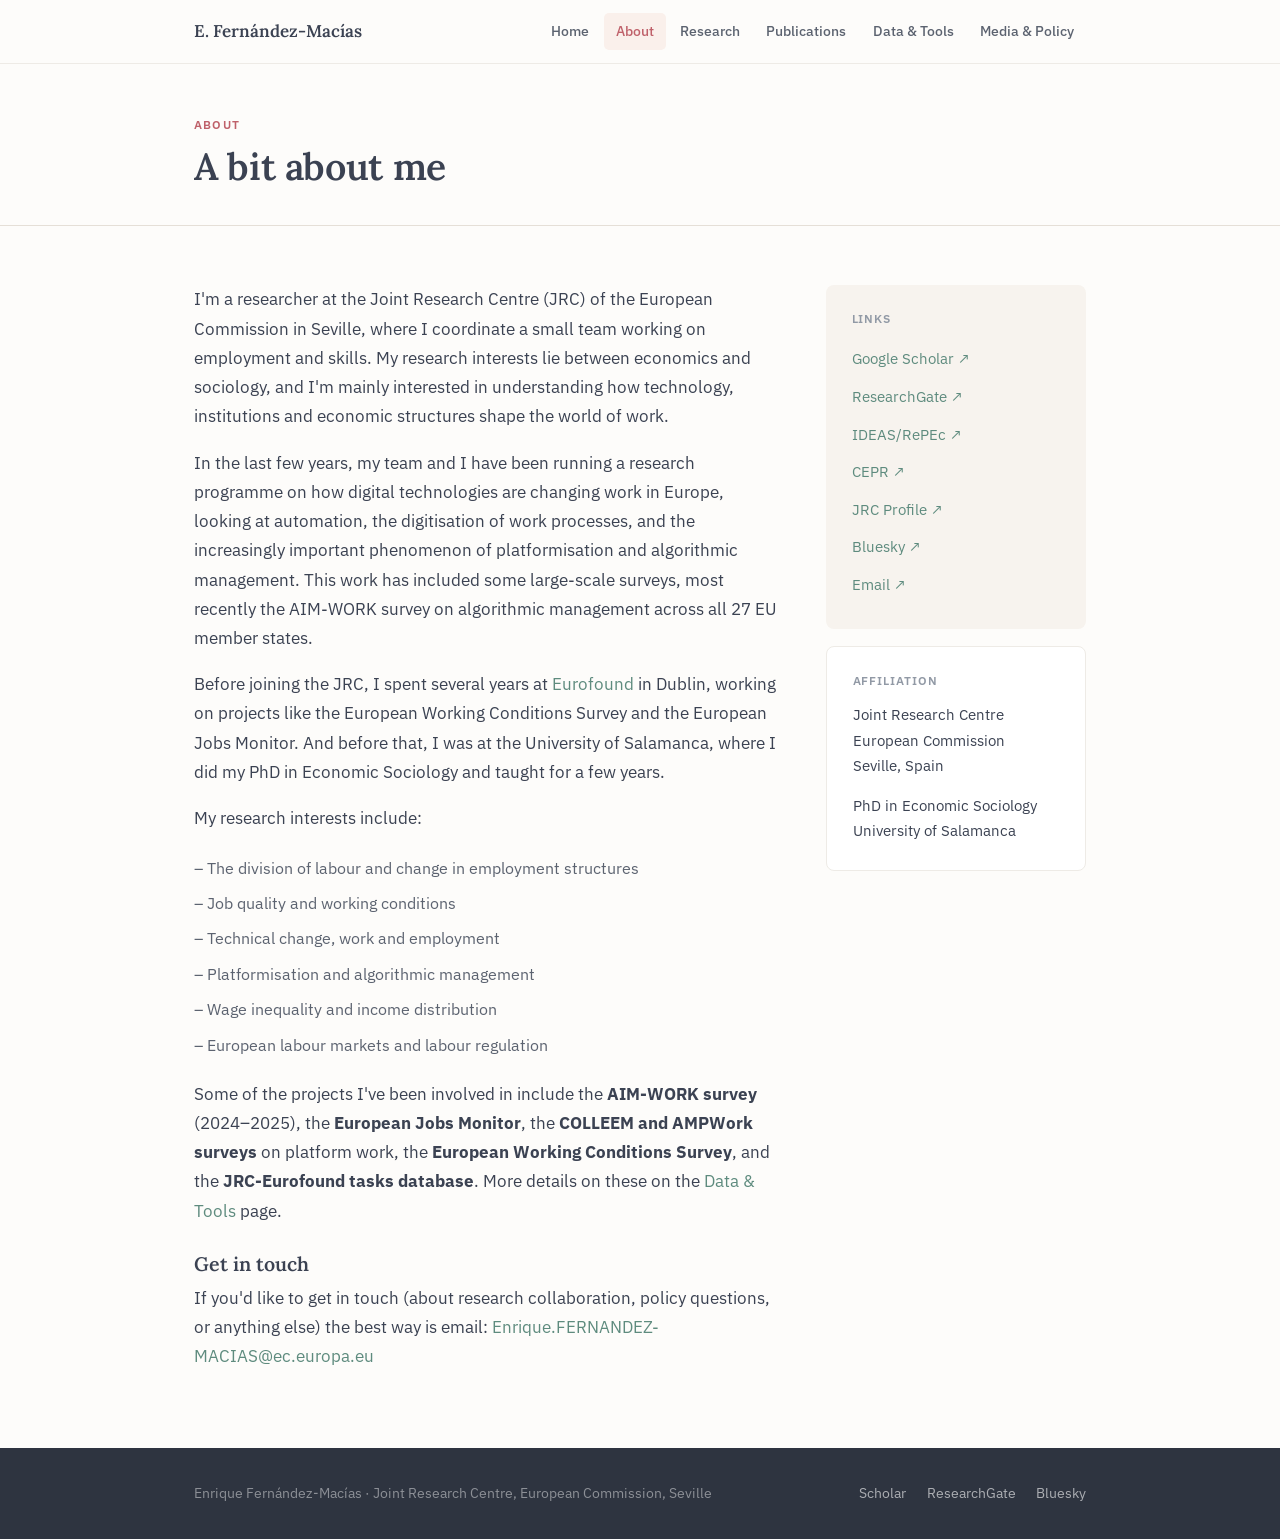
<file: about.html>
<!DOCTYPE html>
<html lang="en">
<head>
  <meta charset="UTF-8">
  <meta name="viewport" content="width=device-width, initial-scale=1.0">
  <title>About — Enrique Fernández-Macías</title>
  <link rel="stylesheet" href="style.css">
<!-- Google tag (gtag.js) -->
<script async src="https://www.googletagmanager.com/gtag/js?id=G-TLWXJH9JFY"></script>
<script>
  window.dataLayer = window.dataLayer || [];
  function gtag(){dataLayer.push(arguments);}
  gtag('js', new Date());

  gtag('config', 'G-TLWXJH9JFY');
</script>
</head>
<body>

  <nav class="nav"><div class="nav-inner">
    <a href="index.html" class="nav-logo">E. Fernández-Macías</a>
    <button class="nav-toggle" aria-label="Toggle menu" onclick="document.querySelector('.nav-links').classList.toggle('open')"><svg viewBox="0 0 24 24" fill="none" stroke="currentColor" stroke-width="2"><path d="M3 12h18M3 6h18M3 18h18"/></svg></button>
    <ul class="nav-links">
      <li><a href="index.html">Home</a></li>
      <li><a href="about.html" class="active">About</a></li>
      <li><a href="research.html">Research</a></li>
      <li><a href="publications.html">Publications</a></li>
      <li><a href="data-tools.html">Data &amp; Tools</a></li>
      <li><a href="media.html">Media &amp; Policy</a></li>
    </ul>
  </div></nav>

  <header class="page-header">
    <div class="container">
      <span class="label">About</span>
      <h1>A bit about me</h1>
    </div>
  </header>

  <section class="section">
    <div class="container">
      <div style="display:grid; grid-template-columns:1fr 260px; gap:2.5rem; align-items:start;">
        <div>
          <p>I'm a researcher at the Joint Research Centre (JRC) of the European Commission in Seville, where I coordinate a small team working on employment and skills. My research interests lie between economics and sociology, and I'm mainly interested in understanding how technology, institutions and economic structures shape the world of work.</p>

          <p>In the last few years, my team and I have been running a research programme on how digital technologies are changing work in Europe, looking at automation, the digitisation of work processes, and the increasingly important phenomenon of platformisation and algorithmic management. This work has included some large-scale surveys, most recently the AIM-WORK survey on algorithmic management across all 27 EU member states.</p>

          <p>Before joining the JRC, I spent several years at <a href="https://www.eurofound.europa.eu/" target="_blank">Eurofound</a> in Dublin, working on projects like the European Working Conditions Survey and the European Jobs Monitor. And before that, I was at the University of Salamanca, where I did my PhD in Economic Sociology and taught for a few years.</p>

          <p>My research interests include:</p>
          <ul style="list-style:none; margin-bottom:1rem;">
            <li style="padding:0.25rem 0; font-size:0.92rem; color:var(--text-light);">– The division of labour and change in employment structures</li>
            <li style="padding:0.25rem 0; font-size:0.92rem; color:var(--text-light);">– Job quality and working conditions</li>
            <li style="padding:0.25rem 0; font-size:0.92rem; color:var(--text-light);">– Technical change, work and employment</li>
            <li style="padding:0.25rem 0; font-size:0.92rem; color:var(--text-light);">– Platformisation and algorithmic management</li>
            <li style="padding:0.25rem 0; font-size:0.92rem; color:var(--text-light);">– Wage inequality and income distribution</li>
            <li style="padding:0.25rem 0; font-size:0.92rem; color:var(--text-light);">– European labour markets and labour regulation</li>
          </ul>

          <p>Some of the projects I've been involved in include the <strong>AIM-WORK survey</strong> (2024–2025), the <strong>European Jobs Monitor</strong>, the <strong>COLLEEM and AMPWork surveys</strong> on platform work, the <strong>European Working Conditions Survey</strong>, and the <strong>JRC-Eurofound tasks database</strong>. More details on these on the <a href="data-tools.html">Data &amp; Tools</a> page.</p>

          <h3 style="margin-top:1.5rem;">Get in touch</h3>
          <p>If you'd like to get in touch (about research collaboration, policy questions, or anything else) the best way is email: <a href="mailto:Enrique.FERNANDEZ-MACIAS@ec.europa.eu">Enrique.FERNANDEZ-MACIAS@ec.europa.eu</a></p>
        </div>

        <div>
          <div style="background:var(--bg-warm); border-radius:8px; padding:1.5rem;">
            <h4 style="font-family:var(--sans); font-size:0.72rem; text-transform:uppercase; letter-spacing:0.08em; color:var(--text-muted); margin-bottom:0.8rem;">Links</h4>
            <ul style="list-style:none;">
              <li style="padding:0.35rem 0; font-size:0.88rem;"><a href="https://scholar.google.com/citations?hl=en&user=EjNnU9gAAAAJ" target="_blank">Google Scholar ↗</a></li>
              <li style="padding:0.35rem 0; font-size:0.88rem;"><a href="https://www.researchgate.net/profile/Enrique_Macias" target="_blank">ResearchGate ↗</a></li>
              <li style="padding:0.35rem 0; font-size:0.88rem;"><a href="https://ideas.repec.org/f/pfe504.html" target="_blank">IDEAS/RePEc ↗</a></li>
              <li style="padding:0.35rem 0; font-size:0.88rem;"><a href="https://cepr.org/about/people/enrique-fernandez-macias" target="_blank">CEPR ↗</a></li>
              <li style="padding:0.35rem 0; font-size:0.88rem;"><a href="https://joint-research-centre.ec.europa.eu/enrique-fernandez-macias_en" target="_blank">JRC Profile ↗</a></li>
              <li style="padding:0.35rem 0; font-size:0.88rem;"><a href="https://bsky.app/profile/quiquefm.bsky.social" target="_blank">Bluesky ↗</a></li>
              <li style="padding:0.35rem 0; font-size:0.88rem;"><a href="mailto:Enrique.FERNANDEZ-MACIAS@ec.europa.eu">Email ↗</a></li>
            </ul>
          </div>

          <div style="background:var(--bg-white); border:1px solid var(--border-light); border-radius:8px; padding:1.5rem; margin-top:1rem;">
            <h4 style="font-family:var(--sans); font-size:0.72rem; text-transform:uppercase; letter-spacing:0.08em; color:var(--text-muted); margin-bottom:0.8rem;">Affiliation</h4>
            <p style="font-size:0.88rem; margin:0;">Joint Research Centre<br>European Commission<br>Seville, Spain</p>
            <p style="font-size:0.88rem; margin-top:0.8rem; margin-bottom:0;">PhD in Economic Sociology<br>University of Salamanca</p>
          </div>
        </div>
      </div>
    </div>
  </section>

  <footer class="footer"><div class="container"><div class="footer-inner">
    <div>Enrique Fernández-Macías · Joint Research Centre, European Commission, Seville</div>
    <ul class="footer-links">
      <li><a href="https://scholar.google.com/citations?hl=en&user=EjNnU9gAAAAJ" target="_blank">Scholar</a></li>
      <li><a href="https://www.researchgate.net/profile/Enrique_Macias" target="_blank">ResearchGate</a></li>
      <li><a href="https://bsky.app/profile/quiquefm.bsky.social" target="_blank">Bluesky</a></li>
    </ul>
  </div></div></footer>
</body>
</html>
</file>
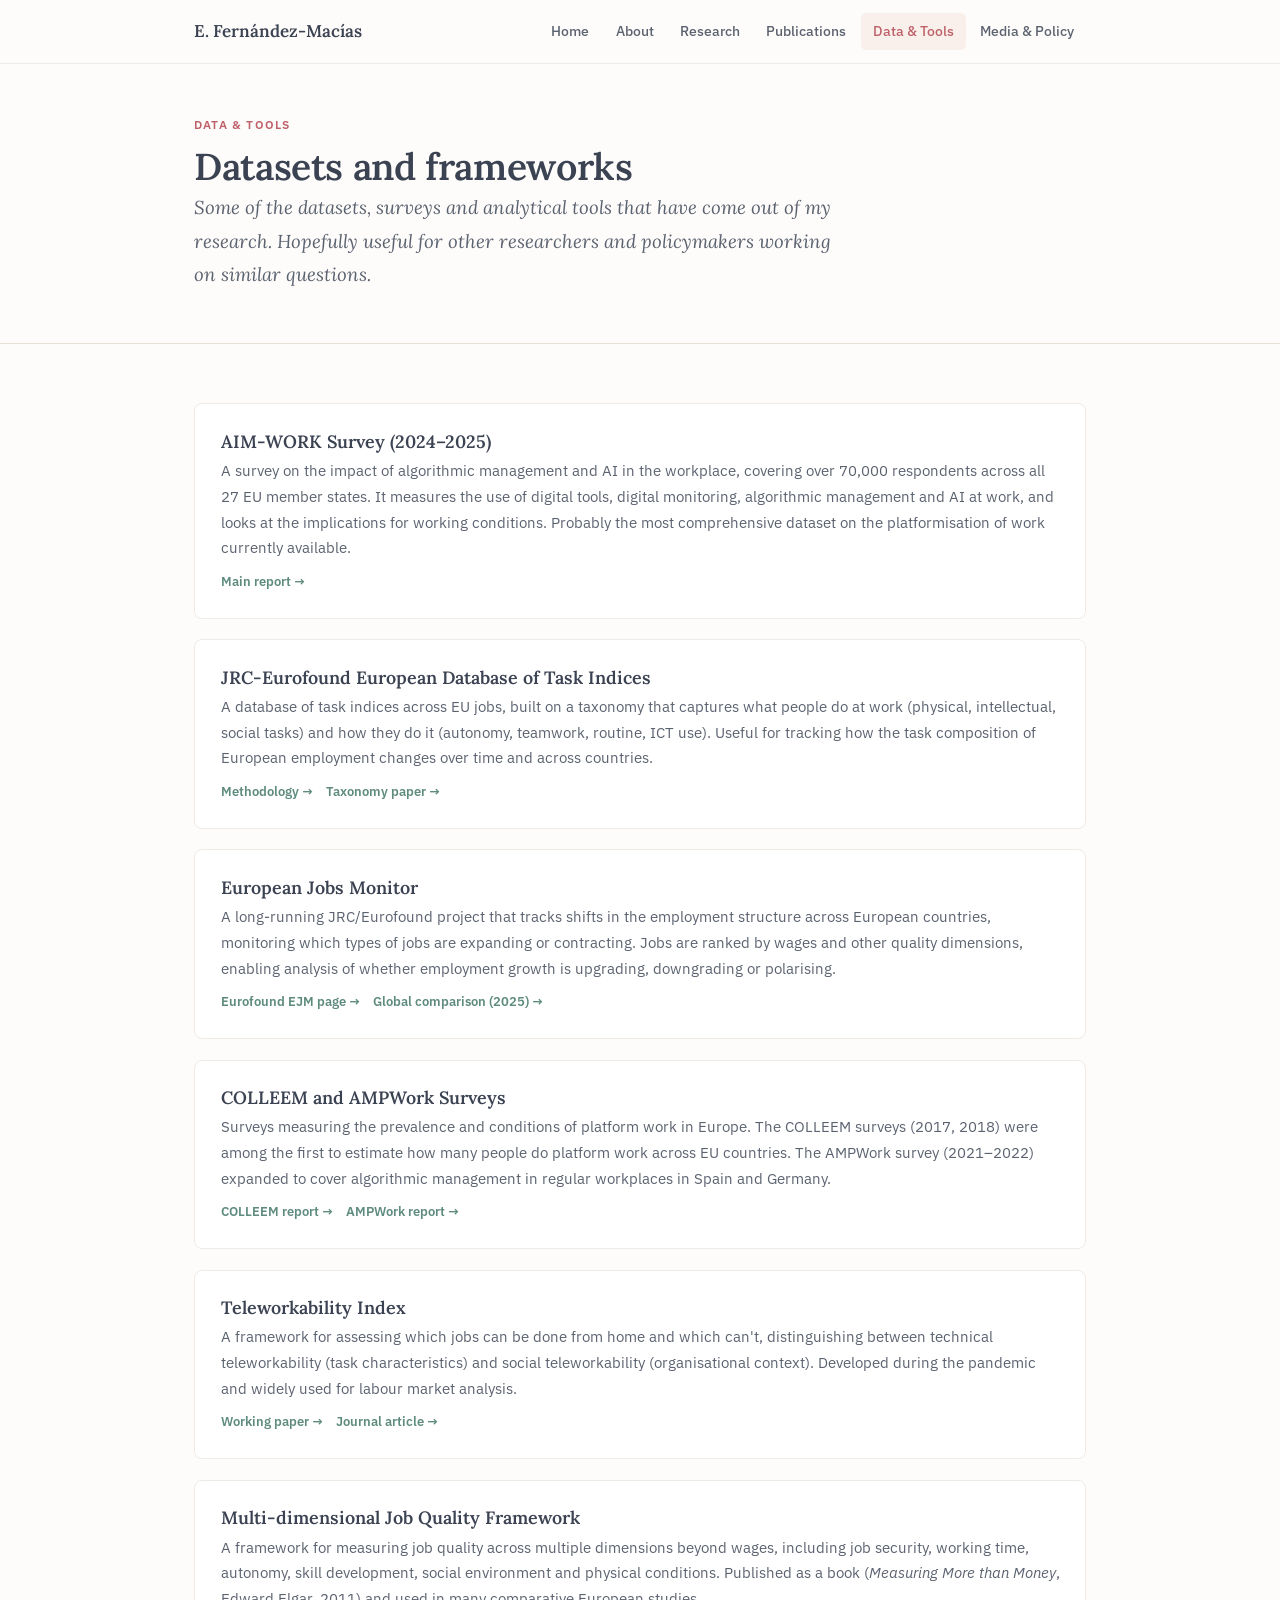
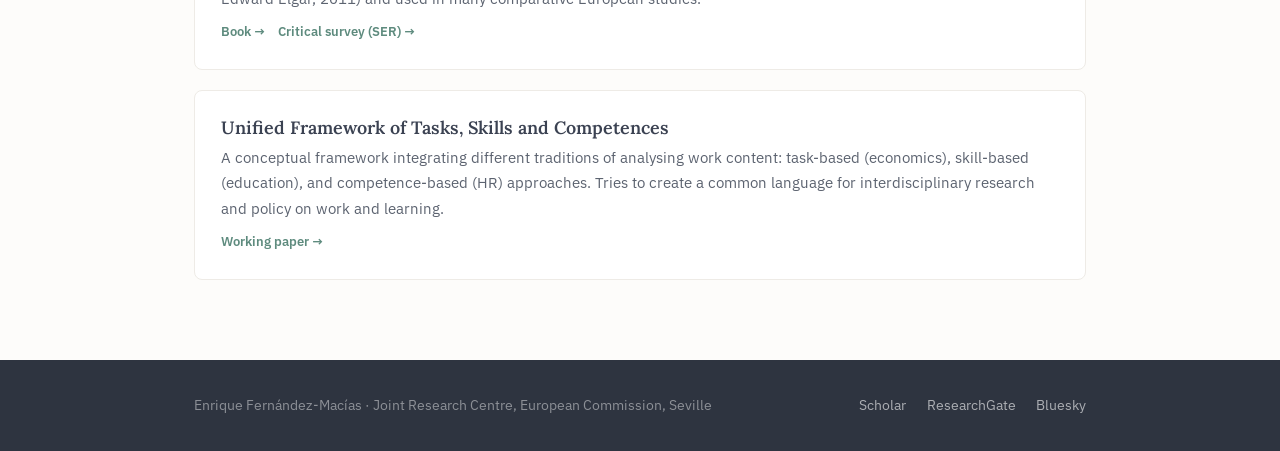
<file: data-tools.html>
<!DOCTYPE html>
<html lang="en">
<head>
  <meta charset="UTF-8">
  <meta name="viewport" content="width=device-width, initial-scale=1.0">
  <title>Data &amp; Tools — Enrique Fernández-Macías</title>
  <link rel="stylesheet" href="style.css">
<!-- Google tag (gtag.js) -->
<script async src="https://www.googletagmanager.com/gtag/js?id=G-TLWXJH9JFY"></script>
<script>
  window.dataLayer = window.dataLayer || [];
  function gtag(){dataLayer.push(arguments);}
  gtag('js', new Date());

  gtag('config', 'G-TLWXJH9JFY');
</script>
</head>
<body>

  <nav class="nav"><div class="nav-inner">
    <a href="index.html" class="nav-logo">E. Fernández-Macías</a>
    <button class="nav-toggle" aria-label="Toggle menu" onclick="document.querySelector('.nav-links').classList.toggle('open')"><svg viewBox="0 0 24 24" fill="none" stroke="currentColor" stroke-width="2"><path d="M3 12h18M3 6h18M3 18h18"/></svg></button>
    <ul class="nav-links">
      <li><a href="index.html">Home</a></li>
      <li><a href="about.html">About</a></li>
      <li><a href="research.html">Research</a></li>
      <li><a href="publications.html">Publications</a></li>
      <li><a href="data-tools.html" class="active">Data &amp; Tools</a></li>
      <li><a href="media.html">Media &amp; Policy</a></li>
    </ul>
  </div></nav>

  <header class="page-header">
    <div class="container">
      <span class="label">Data &amp; Tools</span>
      <h1>Datasets and frameworks</h1>
      <p class="lead">Some of the datasets, surveys and analytical tools that have come out of my research. Hopefully useful for other researchers and policymakers working on similar questions.</p>
    </div>
  </header>

  <section class="section">
    <div class="container">

      <div class="dataset-card">
        <h3>AIM-WORK Survey (2024–2025)</h3>
        <p>A survey on the impact of algorithmic management and AI in the workplace, covering over 70,000 respondents across all 27 EU member states. It measures the use of digital tools, digital monitoring, algorithmic management and AI at work, and looks at the implications for working conditions. Probably the most comprehensive dataset on the platformisation of work currently available.</p>
        <div class="dataset-links">
          <a href="https://publications.jrc.ec.europa.eu/repository/handle/JRC143072" target="_blank">Main report →</a>
        </div>
      </div>

      <div class="dataset-card">
        <h3>JRC-Eurofound European Database of Task Indices</h3>
        <p>A database of task indices across EU jobs, built on a taxonomy that captures what people do at work (physical, intellectual, social tasks) and how they do it (autonomy, teamwork, routine, ICT use). Useful for tracking how the task composition of European employment changes over time and across countries.</p>
        <div class="dataset-links">
          <a href="https://ec.europa.eu/jrc/sites/default/files/jrc124124.pdf" target="_blank">Methodology →</a>
          <a href="https://link.springer.com/article/10.1007/s11205-021-02768-7" target="_blank">Taxonomy paper →</a>
        </div>
      </div>

      <div class="dataset-card">
        <h3>European Jobs Monitor</h3>
        <p>A long-running JRC/Eurofound project that tracks shifts in the employment structure across European countries, monitoring which types of jobs are expanding or contracting. Jobs are ranked by wages and other quality dimensions, enabling analysis of whether employment growth is upgrading, downgrading or polarising.</p>
        <div class="dataset-links">
          <a href="https://www.eurofound.europa.eu/en/european-jobs-monitor" target="_blank">Eurofound EJM page →</a>
          <a href="https://library.oapen.org/viewer/web/viewer.html?file=/bitstream/handle/20.500.12657/99868/9783031762284.pdf?sequence=1&isAllowed=y" target="_blank">Global comparison (2025) →</a>
        </div>
      </div>

      <div class="dataset-card">
        <h3>COLLEEM and AMPWork Surveys</h3>
        <p>Surveys measuring the prevalence and conditions of platform work in Europe. The COLLEEM surveys (2017, 2018) were among the first to estimate how many people do platform work across EU countries. The AMPWork survey (2021–2022) expanded to cover algorithmic management in regular workplaces in Spain and Germany.</p>
        <div class="dataset-links">
          <a href="http://publications.jrc.ec.europa.eu/repository/bitstream/JRC112157/jrc112157_pubsy_platform_workers_in_europe_science_for_policy.pdf" target="_blank">COLLEEM report →</a>
          <a href="https://publications.jrc.ec.europa.eu/repository/handle/JRC133016" target="_blank">AMPWork report →</a>
        </div>
      </div>

      <div class="dataset-card">
        <h3>Teleworkability Index</h3>
        <p>A framework for assessing which jobs can be done from home and which can't, distinguishing between technical teleworkability (task characteristics) and social teleworkability (organisational context). Developed during the pandemic and widely used for labour market analysis.</p>
        <div class="dataset-links">
          <a href="https://ec.europa.eu/jrc/sites/jrcsh/files/jrc121193.pdf" target="_blank">Working paper →</a>
          <a href="https://intapi.sciendo.com/pdf/10.2478/izajolp-2023-0006" target="_blank">Journal article →</a>
        </div>
      </div>

      <div class="dataset-card">
        <h3>Multi-dimensional Job Quality Framework</h3>
        <p>A framework for measuring job quality across multiple dimensions beyond wages, including job security, working time, autonomy, skill development, social environment and physical conditions. Published as a book (<em>Measuring More than Money</em>, Edward Elgar, 2011) and used in many comparative European studies.</p>
        <div class="dataset-links">
          <a href="https://books.google.com/books?id=PU29Tk_ffxkC" target="_blank">Book →</a>
          <a href="http://www.janton.net/Files/Docs/RMB%20et%20al%20(2011)%20SER.pdf" target="_blank">Critical survey (SER) →</a>
        </div>
      </div>

      <div class="dataset-card">
        <h3>Unified Framework of Tasks, Skills and Competences</h3>
        <p>A conceptual framework integrating different traditions of analysing work content: task-based (economics), skill-based (education), and competence-based (HR) approaches. Tries to create a common language for interdisciplinary research and policy on work and learning.</p>
        <div class="dataset-links">
          <a href="https://ec.europa.eu/jrc/sites/default/files/jrc121897.pdf" target="_blank">Working paper →</a>
        </div>
      </div>

    </div>
  </section>

  <footer class="footer"><div class="container"><div class="footer-inner">
    <div>Enrique Fernández-Macías · Joint Research Centre, European Commission, Seville</div>
    <ul class="footer-links">
      <li><a href="https://scholar.google.com/citations?hl=en&user=EjNnU9gAAAAJ" target="_blank">Scholar</a></li>
      <li><a href="https://www.researchgate.net/profile/Enrique_Macias" target="_blank">ResearchGate</a></li>
      <li><a href="https://bsky.app/profile/quiquefm.bsky.social" target="_blank">Bluesky</a></li>
    </ul>
  </div></div></footer>
</body>
</html>
</file>
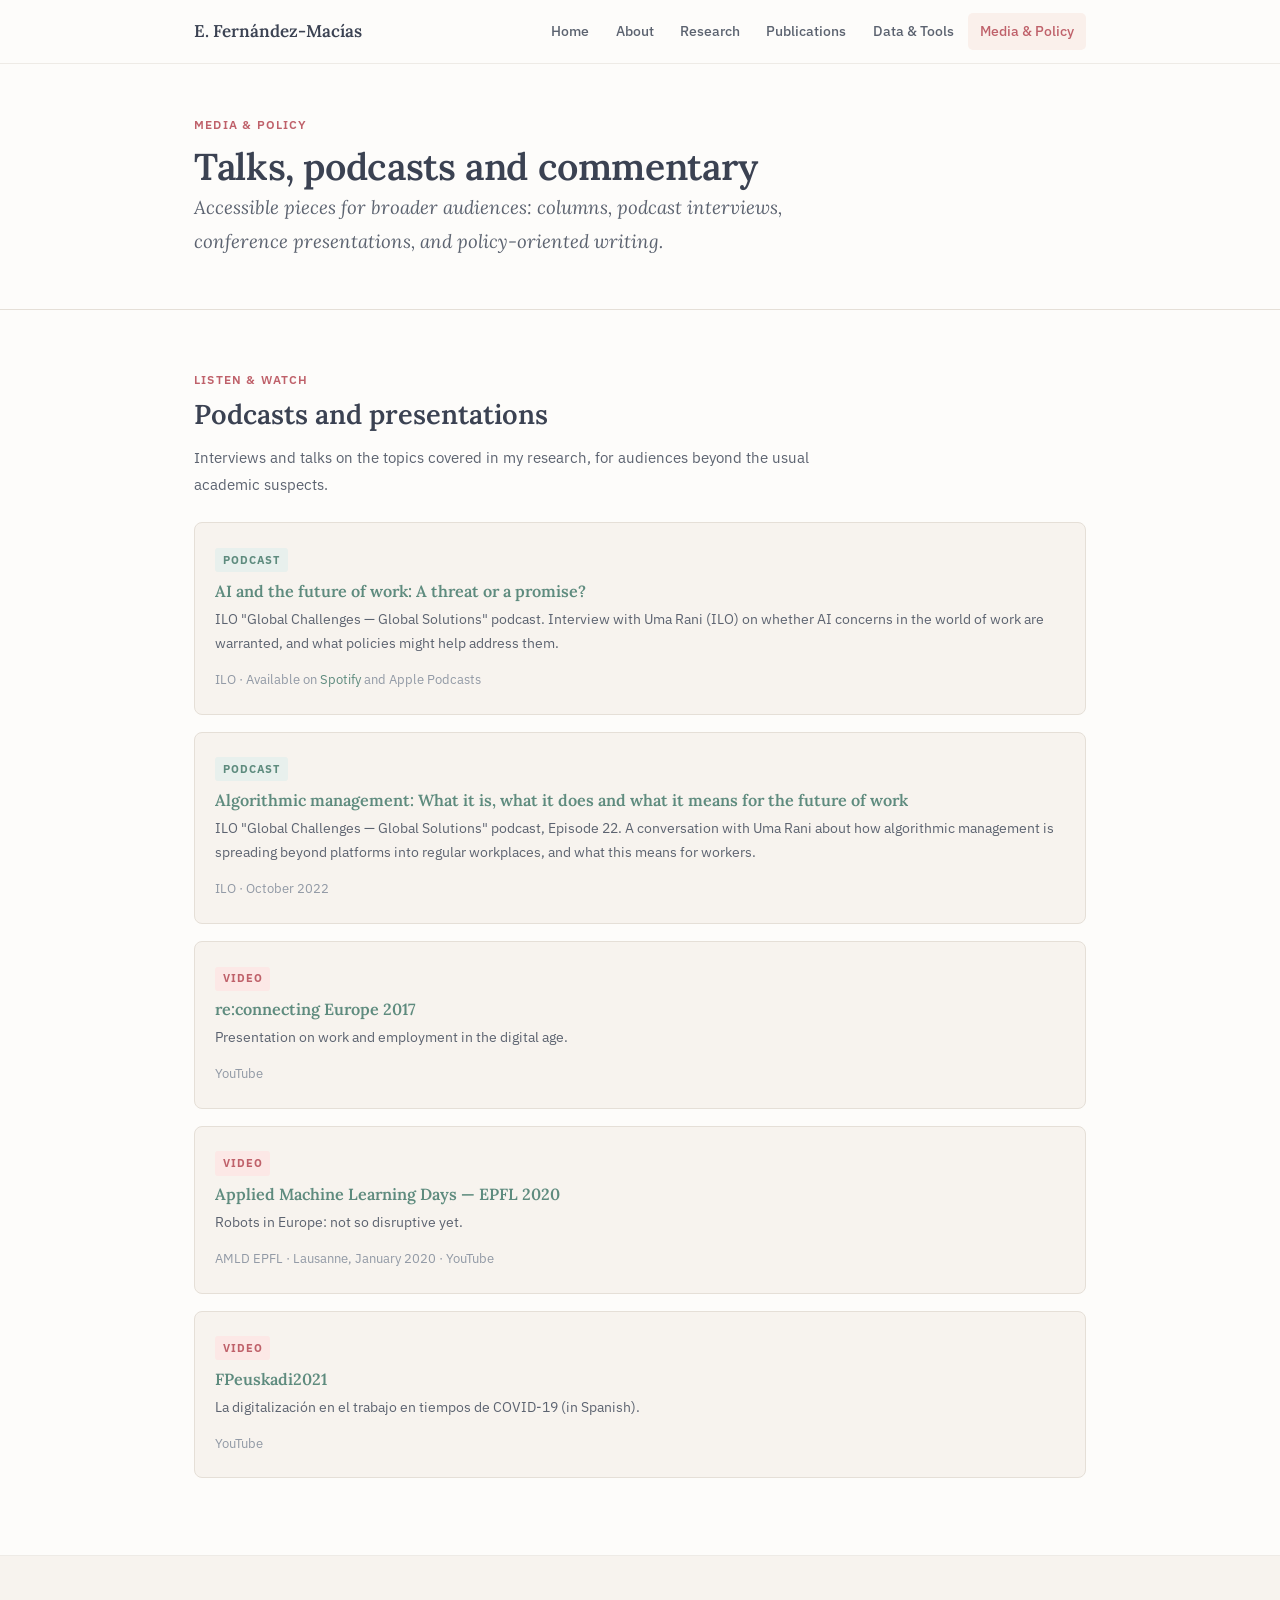
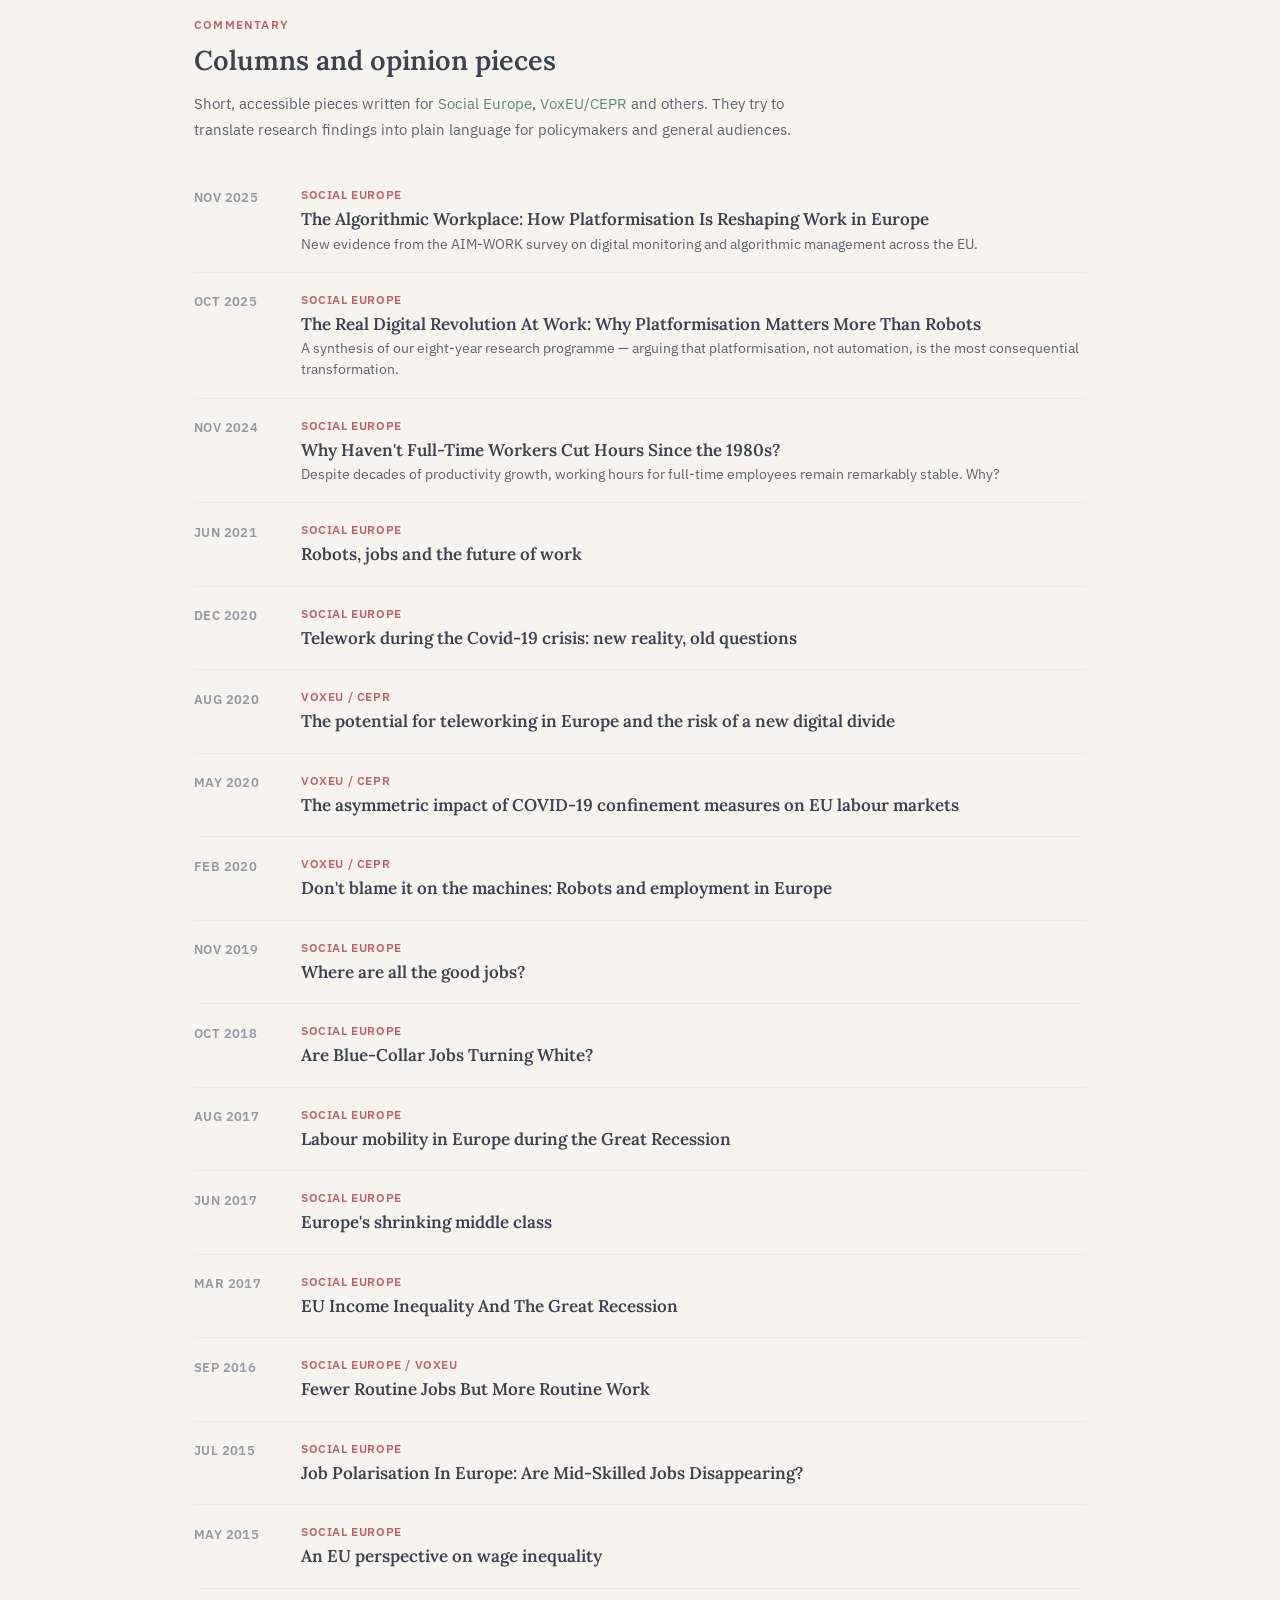
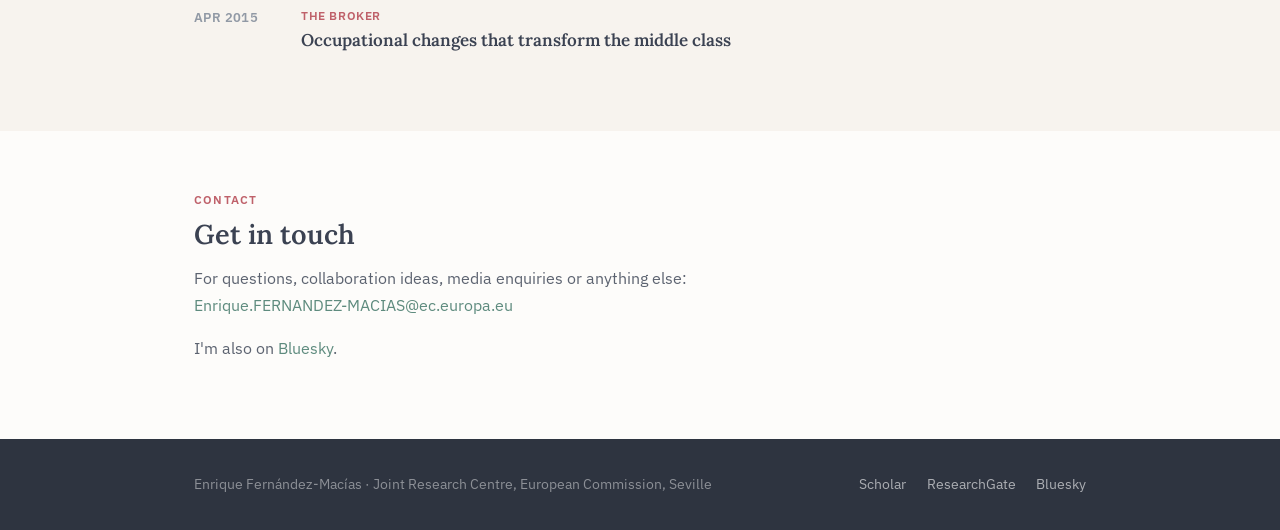
<file: media.html>
<!DOCTYPE html>
<html lang="en">
<head>
  <meta charset="UTF-8">
  <meta name="viewport" content="width=device-width, initial-scale=1.0">
  <title>Media &amp; Policy — Enrique Fernández-Macías</title>
  <link rel="stylesheet" href="style.css">
<!-- Google tag (gtag.js) -->
<script async src="https://www.googletagmanager.com/gtag/js?id=G-TLWXJH9JFY"></script>
<script>
  window.dataLayer = window.dataLayer || [];
  function gtag(){dataLayer.push(arguments);}
  gtag('js', new Date());

  gtag('config', 'G-TLWXJH9JFY');
</script>
</head>
<body>

  <nav class="nav"><div class="nav-inner">
    <a href="index.html" class="nav-logo">E. Fernández-Macías</a>
    <button class="nav-toggle" aria-label="Toggle menu" onclick="document.querySelector('.nav-links').classList.toggle('open')"><svg viewBox="0 0 24 24" fill="none" stroke="currentColor" stroke-width="2"><path d="M3 12h18M3 6h18M3 18h18"/></svg></button>
    <ul class="nav-links">
      <li><a href="index.html">Home</a></li>
      <li><a href="about.html">About</a></li>
      <li><a href="research.html">Research</a></li>
      <li><a href="publications.html">Publications</a></li>
      <li><a href="data-tools.html">Data &amp; Tools</a></li>
      <li><a href="media.html" class="active">Media &amp; Policy</a></li>
    </ul>
  </div></nav>

  <header class="page-header">
    <div class="container">
      <span class="label">Media &amp; Policy</span>
      <h1>Talks, podcasts and commentary</h1>
      <p class="lead">Accessible pieces for broader audiences: columns, podcast interviews, conference presentations, and policy-oriented writing.</p>
    </div>
  </header>

  <!-- Podcasts & Talks -->
  <section class="section">
    <div class="container">
      <span class="label">Listen &amp; Watch</span>
      <h2>Podcasts and presentations</h2>
      <p style="font-size:0.9rem; color:var(--text-light); margin-bottom:1.5rem; max-width:640px;">Interviews and talks on the topics covered in my research, for audiences beyond the usual academic suspects.</p>

      <div class="media-embed">
        <span class="embed-type embed-podcast">Podcast</span>
        <h4><a href="https://www.ilo.org/resource/other/artificial-intelligence-and-future-work-threat-or-promise" target="_blank">AI and the future of work: A threat or a promise?</a></h4>
        <p>ILO "Global Challenges — Global Solutions" podcast. Interview with Uma Rani (ILO) on whether AI concerns in the world of work are warranted, and what policies might help address them.</p>
        <span style="font-size:0.75rem; color:var(--text-muted);">ILO · Available on <a href="https://open.spotify.com/show/6eoZTw20eR2Oe3qKKfeGT4" target="_blank">Spotify</a> and Apple Podcasts</span>
      </div>

      <div class="media-embed">
        <span class="embed-type embed-podcast">Podcast</span>
        <h4><a href="https://www.ilo.org/global-challenges-global-solutions" target="_blank">Algorithmic management: What it is, what it does and what it means for the future of work</a></h4>
        <p>ILO "Global Challenges — Global Solutions" podcast, Episode 22. A conversation with Uma Rani about how algorithmic management is spreading beyond platforms into regular workplaces, and what this means for workers.</p>
        <span style="font-size:0.75rem; color:var(--text-muted);">ILO · October 2022</span>
      </div>

      <div class="media-embed">
        <span class="embed-type embed-video">Video</span>
        <h4><a href="https://youtu.be/J5wxyTPAuC8" target="_blank">re:connecting Europe 2017</a></h4>
        <p>Presentation on work and employment in the digital age.</p>
        <span style="font-size:0.75rem; color:var(--text-muted);">YouTube</span>
      </div>

      <div class="media-embed">
        <span class="embed-type embed-video">Video</span>
        <h4><a href="https://youtu.be/dxCrL3Fpt9Y" target="_blank">Applied Machine Learning Days — EPFL 2020</a></h4>
        <p>Robots in Europe: not so disruptive yet.</p>
        <span style="font-size:0.75rem; color:var(--text-muted);">AMLD EPFL · Lausanne, January 2020 · YouTube</span>
      </div>

      <div class="media-embed">
        <span class="embed-type embed-video">Video</span>
        <h4><a href="https://youtu.be/MrOOa7ame9M" target="_blank">FPeuskadi2021</a></h4>
        <p>La digitalización en el trabajo en tiempos de COVID-19 (in Spanish).</p>
        <span style="font-size:0.75rem; color:var(--text-muted);">YouTube</span>
      </div>
    </div>
  </section>

  <!-- Commentary -->
  <section class="section" style="background:var(--bg-warm); border-top:1px solid var(--border-light);">
    <div class="container">
      <span class="label">Commentary</span>
      <h2>Columns and opinion pieces</h2>
      <p style="font-size:0.9rem; color:var(--text-light); margin-bottom:1.5rem; max-width:640px;">Short, accessible pieces written for <a href="https://www.socialeurope.eu/author/enrique-fernandez-macias" target="_blank">Social Europe</a>, <a href="https://cepr.org/about/people/enrique-fernandez-macias" target="_blank">VoxEU/CEPR</a> and others. They try to translate research findings into plain language for policymakers and general audiences.</p>

      <div class="media-item">
        <div class="media-date">Nov 2025</div>
        <div>
          <span class="media-outlet">Social Europe</span>
          <div class="media-title"><a href="https://www.socialeurope.eu/the-algorithmic-workplace-how-platformisation-is-reshaping-work-in-europe" target="_blank">The Algorithmic Workplace: How Platformisation Is Reshaping Work in Europe</a></div>
          <p class="media-desc">New evidence from the AIM-WORK survey on digital monitoring and algorithmic management across the EU.</p>
        </div>
      </div>

      <div class="media-item">
        <div class="media-date">Oct 2025</div>
        <div>
          <span class="media-outlet">Social Europe</span>
          <div class="media-title"><a href="https://www.socialeurope.eu/the-real-digital-revolution-at-work-why-platformisation-matters-more-than-robots" target="_blank">The Real Digital Revolution At Work: Why Platformisation Matters More Than Robots</a></div>
          <p class="media-desc">A synthesis of our eight-year research programme — arguing that platformisation, not automation, is the most consequential transformation.</p>
        </div>
      </div>

      <div class="media-item">
        <div class="media-date">Nov 2024</div>
        <div>
          <span class="media-outlet">Social Europe</span>
          <div class="media-title"><a href="https://www.socialeurope.eu/why-havent-full-time-workers-cut-hours-since-the-1980s" target="_blank">Why Haven't Full-Time Workers Cut Hours Since the 1980s?</a></div>
          <p class="media-desc">Despite decades of productivity growth, working hours for full-time employees remain remarkably stable. Why?</p>
        </div>
      </div>

      <div class="media-item">
        <div class="media-date">Jun 2021</div>
        <div>
          <span class="media-outlet">Social Europe</span>
          <div class="media-title"><a href="https://socialeurope.eu/robots-jobs-and-the-future-of-work" target="_blank">Robots, jobs and the future of work</a></div>
        </div>
      </div>

      <div class="media-item">
        <div class="media-date">Dec 2020</div>
        <div>
          <span class="media-outlet">Social Europe</span>
          <div class="media-title"><a href="https://socialeurope.eu/telework-during-the-covid-19-crisis-new-reality-old-questions" target="_blank">Telework during the Covid-19 crisis: new reality, old questions</a></div>
        </div>
      </div>

      <div class="media-item">
        <div class="media-date">Aug 2020</div>
        <div>
          <span class="media-outlet">VoxEU / CEPR</span>
          <div class="media-title"><a href="https://voxeu.org/article/potential-teleworking-europe-and-risk-new-digital-divide" target="_blank">The potential for teleworking in Europe and the risk of a new digital divide</a></div>
        </div>
      </div>

      <div class="media-item">
        <div class="media-date">May 2020</div>
        <div>
          <span class="media-outlet">VoxEU / CEPR</span>
          <div class="media-title"><a href="https://voxeu.org/article/covid-19-lockdown-and-eu-labour-markets" target="_blank">The asymmetric impact of COVID-19 confinement measures on EU labour markets</a></div>
        </div>
      </div>

      <div class="media-item">
        <div class="media-date">Feb 2020</div>
        <div>
          <span class="media-outlet">VoxEU / CEPR</span>
          <div class="media-title"><a href="https://voxeu.org/article/dont-blame-it-machines-robots-and-employment-europe" target="_blank">Don't blame it on the machines: Robots and employment in Europe</a></div>
        </div>
      </div>

      <div class="media-item">
        <div class="media-date">Nov 2019</div>
        <div>
          <span class="media-outlet">Social Europe</span>
          <div class="media-title"><a href="https://www.socialeurope.eu/where-are-all-the-good-jobs" target="_blank">Where are all the good jobs?</a></div>
        </div>
      </div>

      <div class="media-item">
        <div class="media-date">Oct 2018</div>
        <div>
          <span class="media-outlet">Social Europe</span>
          <div class="media-title"><a href="https://www.socialeurope.eu/are-blue-collar-jobs-turning-white" target="_blank">Are Blue-Collar Jobs Turning White?</a></div>
        </div>
      </div>

      <div class="media-item">
        <div class="media-date">Aug 2017</div>
        <div>
          <span class="media-outlet">Social Europe</span>
          <div class="media-title"><a href="https://www.socialeurope.eu/labour-mobility-europe-great-recession" target="_blank">Labour mobility in Europe during the Great Recession</a></div>
        </div>
      </div>

      <div class="media-item">
        <div class="media-date">Jun 2017</div>
        <div>
          <span class="media-outlet">Social Europe</span>
          <div class="media-title"><a href="https://www.socialeurope.eu/europes-shrinking-middle-class" target="_blank">Europe's shrinking middle class</a></div>
        </div>
      </div>

      <div class="media-item">
        <div class="media-date">Mar 2017</div>
        <div>
          <span class="media-outlet">Social Europe</span>
          <div class="media-title"><a href="https://www.socialeurope.eu/eu-income-inequality-great-recession" target="_blank">EU Income Inequality And The Great Recession</a></div>
        </div>
      </div>

      <div class="media-item">
        <div class="media-date">Sep 2016</div>
        <div>
          <span class="media-outlet">Social Europe / VoxEU</span>
          <div class="media-title"><a href="https://www.socialeurope.eu/fewer-routine-jobs-but-more-routine-work" target="_blank">Fewer Routine Jobs But More Routine Work</a></div>
        </div>
      </div>

      <div class="media-item">
        <div class="media-date">Jul 2015</div>
        <div>
          <span class="media-outlet">Social Europe</span>
          <div class="media-title"><a href="https://www.socialeurope.eu/job-polarisation-in-europe-are-mid-skilled-jobs-disappearing" target="_blank">Job Polarisation In Europe: Are Mid-Skilled Jobs Disappearing?</a></div>
        </div>
      </div>

      <div class="media-item">
        <div class="media-date">May 2015</div>
        <div>
          <span class="media-outlet">Social Europe</span>
          <div class="media-title"><a href="https://www.socialeurope.eu/an-eu-perspective-on-wage-inequality" target="_blank">An EU perspective on wage inequality</a></div>
        </div>
      </div>

      <div class="media-item">
        <div class="media-date">Apr 2015</div>
        <div>
          <span class="media-outlet">The Broker</span>
          <div class="media-title"><a href="https://www.thebrokeronline.eu/occupational-changes-that-transform-the-middle-class-d36/" target="_blank">Occupational changes that transform the middle class</a></div>
        </div>
      </div>
    </div>
  </section>

  <!-- Contact -->
  <section class="section">
    <div class="container">
      <span class="label">Contact</span>
      <h2>Get in touch</h2>
      <p style="max-width:560px; color:var(--text-light); font-size:0.92rem;">For questions, collaboration ideas, media enquiries or anything else: <a href="mailto:Enrique.FERNANDEZ-MACIAS@ec.europa.eu">Enrique.FERNANDEZ-MACIAS@ec.europa.eu</a></p>
      <p style="color:var(--text-light); font-size:0.92rem;">I'm also on <a href="https://bsky.app/profile/quiquefm.bsky.social" target="_blank">Bluesky</a>.</p>
    </div>
  </section>

  <footer class="footer"><div class="container"><div class="footer-inner">
    <div>Enrique Fernández-Macías · Joint Research Centre, European Commission, Seville</div>
    <ul class="footer-links">
      <li><a href="https://scholar.google.com/citations?hl=en&user=EjNnU9gAAAAJ" target="_blank">Scholar</a></li>
      <li><a href="https://www.researchgate.net/profile/Enrique_Macias" target="_blank">ResearchGate</a></li>
      <li><a href="https://bsky.app/profile/quiquefm.bsky.social" target="_blank">Bluesky</a></li>
    </ul>
  </div></div></footer>
</body>
</html>
</file>
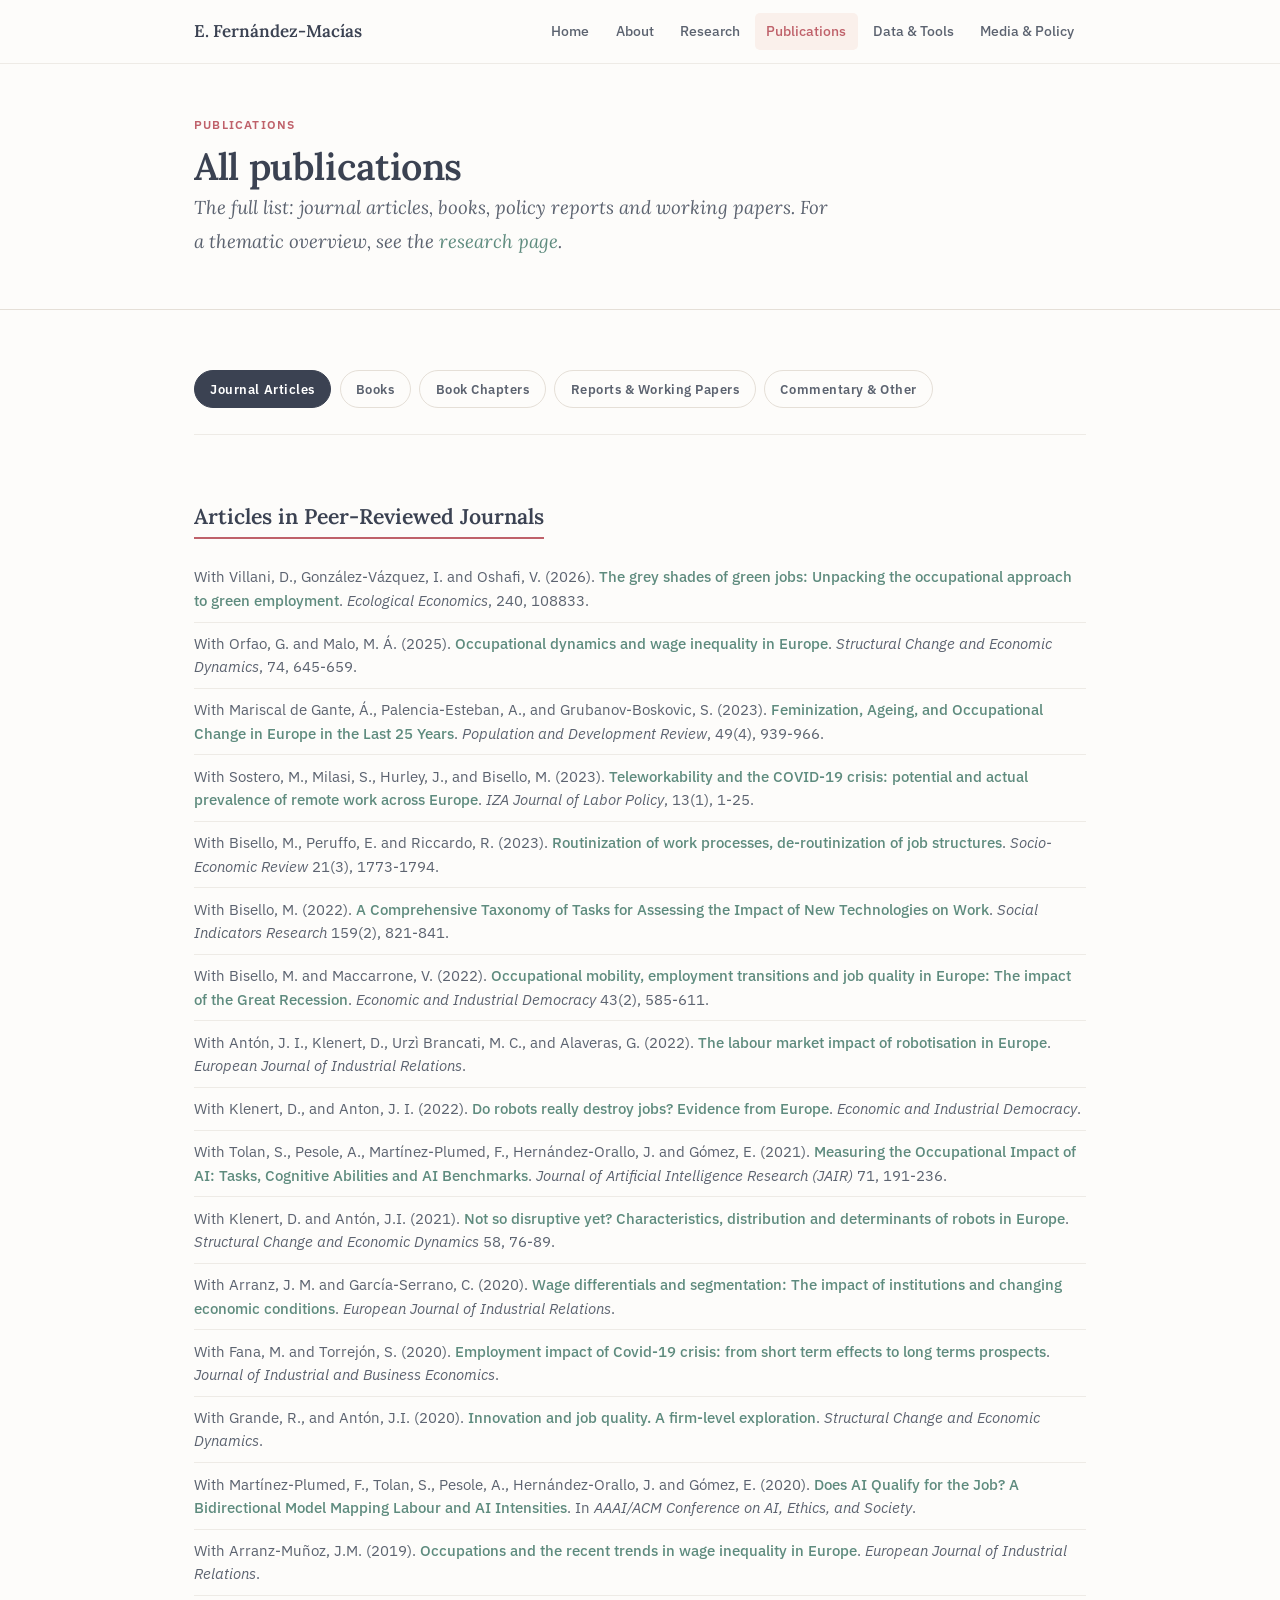
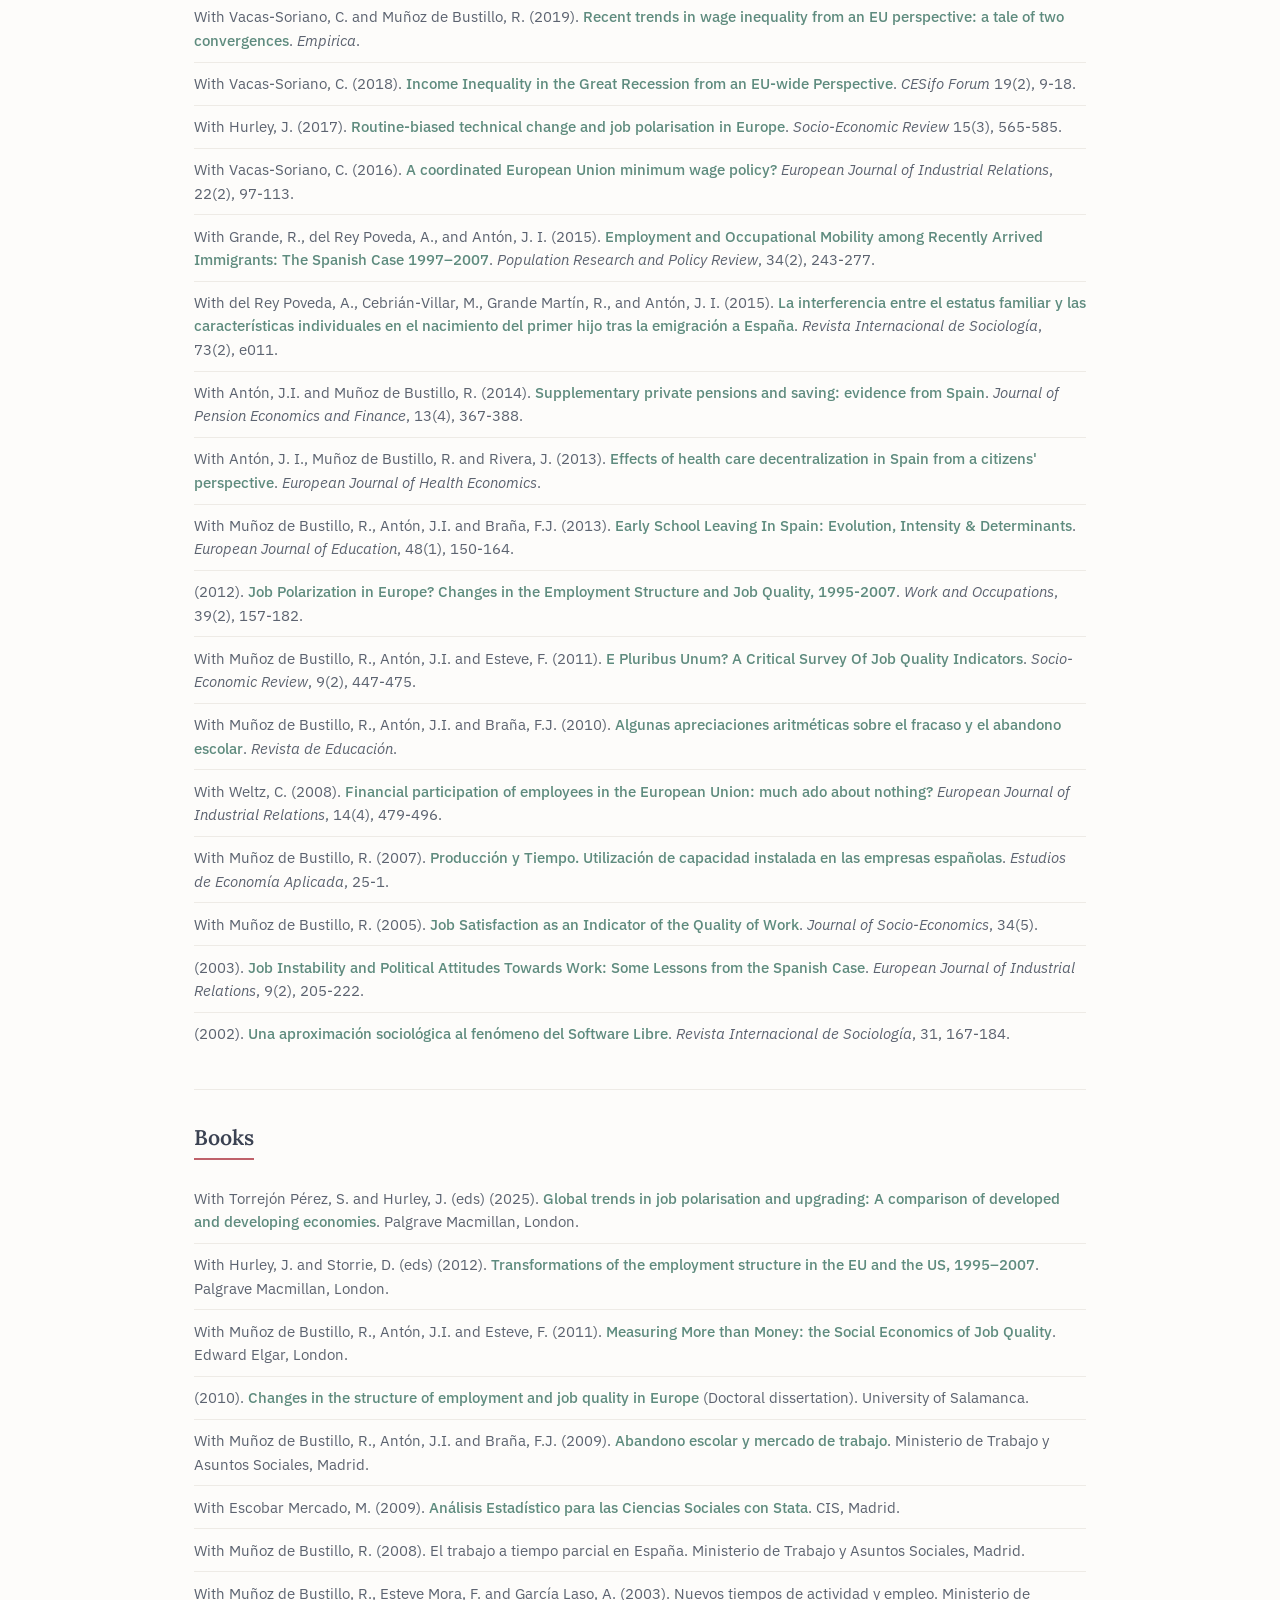
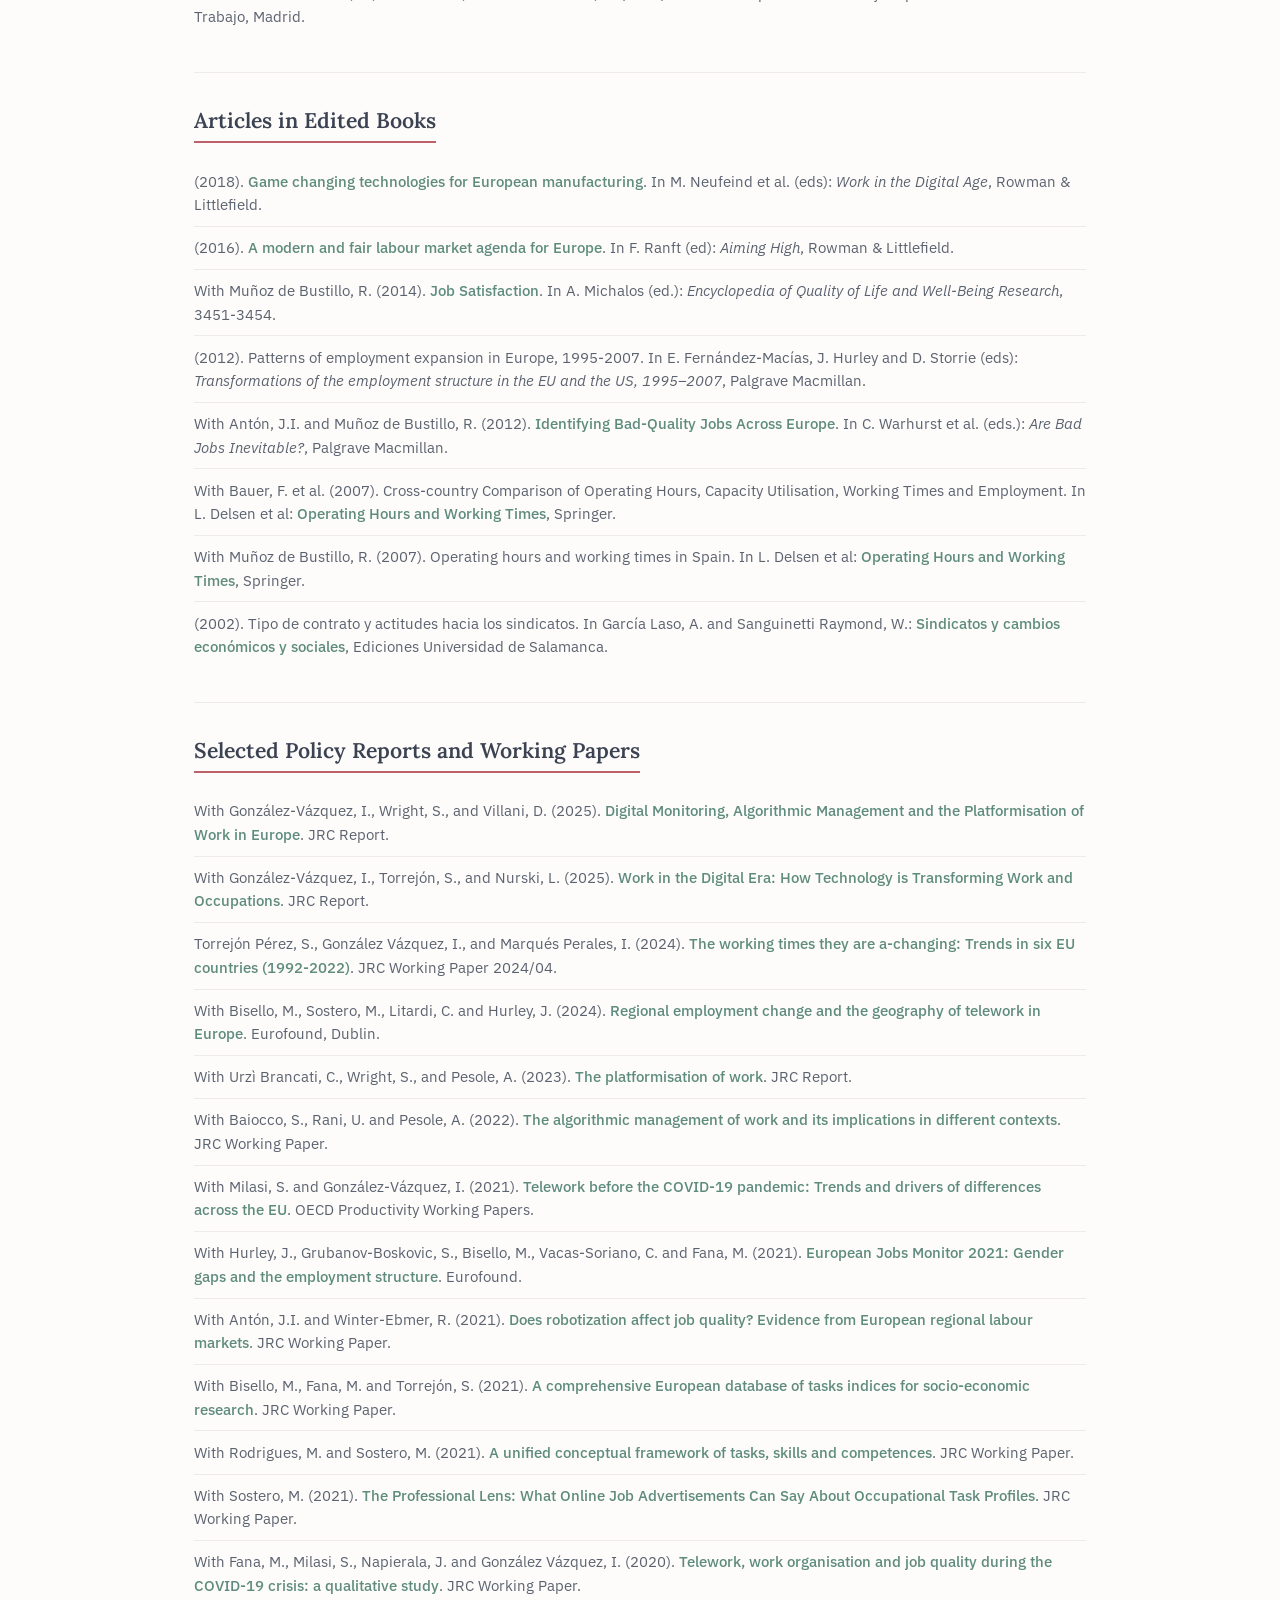
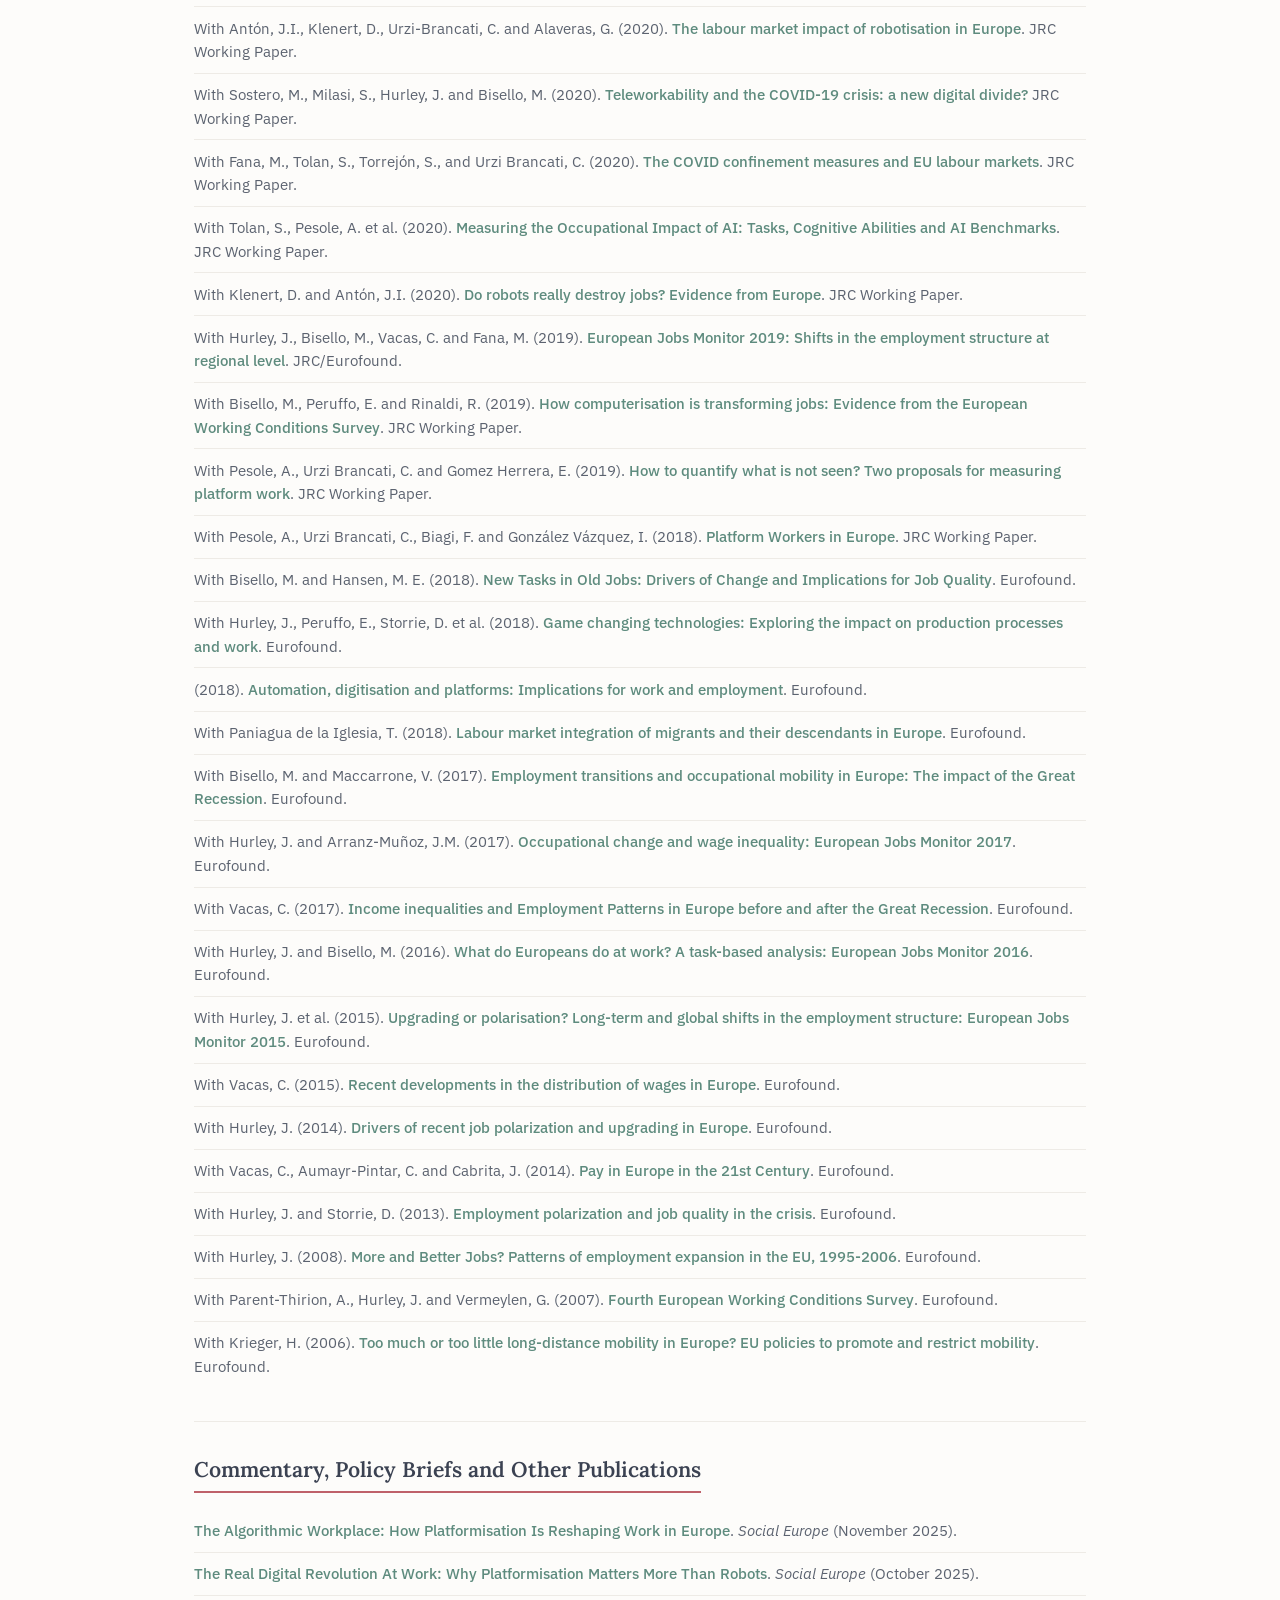
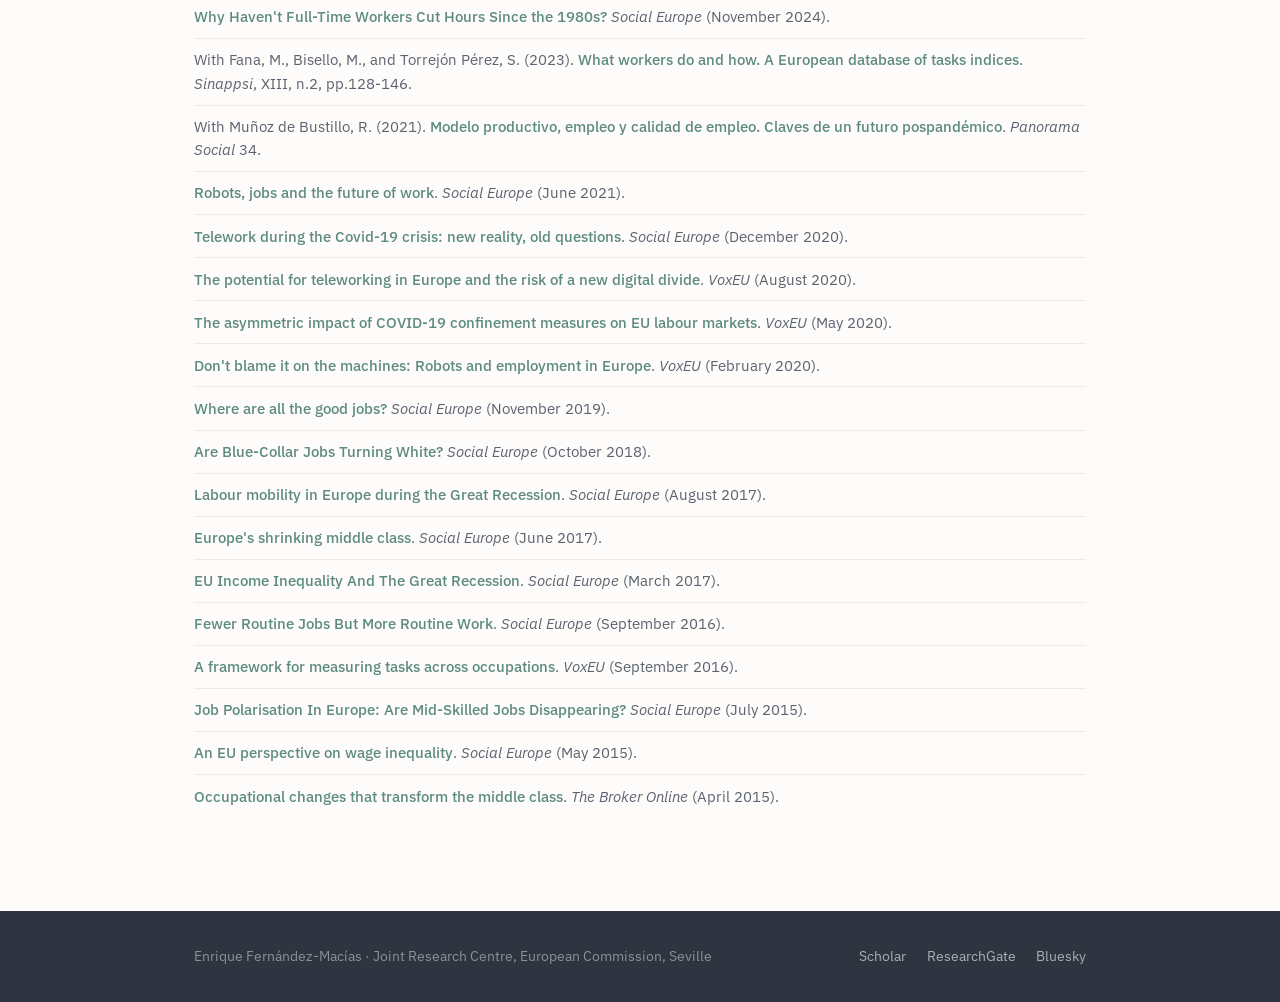
<file: publications.html>
<!DOCTYPE html>
<html lang="en">
<head>
  <meta charset="UTF-8">
  <meta name="viewport" content="width=device-width, initial-scale=1.0">
  <title>Publications — Enrique Fernández-Macías</title>
  <meta name="description" content="Complete list of publications by Enrique Fernández-Macías: journal articles, books, reports and policy papers.">
  <link rel="stylesheet" href="style.css">
  <style>
    .pub-filter {
      display: flex; flex-wrap: wrap; gap: 0.5rem; margin-bottom: 2rem; padding-bottom: 1.5rem; border-bottom: 1px solid var(--border-light);
    }
    .pub-filter a {
      font-size: 0.78rem; font-weight: 600; letter-spacing: 0.04em; padding: 0.4rem 0.9rem;
      border-radius: 20px; border: 1px solid var(--border); color: var(--text-light); transition: all 0.2s;
    }
    .pub-filter a:hover, .pub-filter a.active { background: var(--slate); color: #fff; border-color: var(--slate); }
  </style>
<!-- Google tag (gtag.js) -->
<script async src="https://www.googletagmanager.com/gtag/js?id=G-TLWXJH9JFY"></script>
<script>
  window.dataLayer = window.dataLayer || [];
  function gtag(){dataLayer.push(arguments);}
  gtag('js', new Date());

  gtag('config', 'G-TLWXJH9JFY');
</script>
</head>
<body>

  <nav class="nav"><div class="nav-inner">
    <a href="index.html" class="nav-logo">E. Fernández-Macías</a>
    <button class="nav-toggle" aria-label="Toggle menu" onclick="document.querySelector('.nav-links').classList.toggle('open')"><svg viewBox="0 0 24 24" fill="none" stroke="currentColor" stroke-width="2"><path d="M3 12h18M3 6h18M3 18h18"/></svg></button>
    <ul class="nav-links">
      <li><a href="index.html">Home</a></li>
      <li><a href="about.html">About</a></li>
      <li><a href="research.html">Research</a></li>
      <li><a href="publications.html" class="active">Publications</a></li>
      <li><a href="data-tools.html">Data &amp; Tools</a></li>
      <li><a href="media.html">Media &amp; Policy</a></li>
    </ul>
  </div></nav>

  <header class="page-header">
    <div class="container">
      <span class="label">Publications</span>
      <h1>All publications</h1>
      <p class="lead">The full list: journal articles, books, policy reports and working papers. For a thematic overview, see the <a href="research.html">research page</a>.</p>
    </div>
  </header>

  <section class="section">
    <div class="container">

      <!-- Quick navigation -->
      <div class="pub-filter">
        <a href="#journals" class="active">Journal Articles</a>
        <a href="#books">Books</a>
        <a href="#chapters">Book Chapters</a>
        <a href="#reports">Reports &amp; Working Papers</a>
        <a href="#other">Commentary &amp; Other</a>
      </div>

      <!-- ===================== JOURNAL ARTICLES ===================== -->
      <div class="pub-section" id="journals">
        <h2>Articles in Peer-Reviewed Journals</h2>
        <ul class="pub-list">

          <li>With Villani, D., González-Vázquez, I. and Oshafi, V. (2026). <a href="https://www.sciencedirect.com/science/article/pii/S0921800925003167" target="_blank">The grey shades of green jobs: Unpacking the occupational approach to green employment</a>. <em>Ecological Economics</em>, 240, 108833.</li>

          <li>With Orfao, G. and Malo, M. Á. (2025). <a href="https://www.sciencedirect.com/science/article/pii/S0954349X25000967" target="_blank">Occupational dynamics and wage inequality in Europe</a>. <em>Structural Change and Economic Dynamics</em>, 74, 645-659.</li>

          <li>With Mariscal de Gante, Á., Palencia‐Esteban, A., and Grubanov‐Boskovic, S. (2023). <a href="https://enriquefernandezmacias.wordpress.com/wp-content/uploads/2024/02/populationdevelopmentrev-2023-eminizationageingandoccupationalchangeineurope.pdf" target="_blank">Feminization, Ageing, and Occupational Change in Europe in the Last 25 Years</a>. <em>Population and Development Review</em>, 49(4), 939-966.</li>

          <li>With Sostero, M., Milasi, S., Hurley, J., and Bisello, M. (2023). <a href="https://intapi.sciendo.com/pdf/10.2478/izajolp-2023-0006" target="_blank">Teleworkability and the COVID-19 crisis: potential and actual prevalence of remote work across Europe</a>. <em>IZA Journal of Labor Policy</em>, 13(1), 1-25.</li>

          <li>With Bisello, M., Peruffo, E. and Riccardo, R. (2023). <a href="https://academic.oup.com/ser/advance-article-abstract/doi/10.1093/ser/mwac044/6651793" target="_blank">Routinization of work processes, de-routinization of job structures</a>. <em>Socio-Economic Review</em> 21(3), 1773-1794.</li>

          <li>With Bisello, M. (2022). <a href="https://link.springer.com/article/10.1007/s11205-021-02768-7" target="_blank">A Comprehensive Taxonomy of Tasks for Assessing the Impact of New Technologies on Work</a>. <em>Social Indicators Research</em> 159(2), 821-841.</li>

          <li>With Bisello, M. and Maccarrone, V. (2022). <a href="https://journals.sagepub.com/doi/full/10.1177/0143831X20931936" target="_blank">Occupational mobility, employment transitions and job quality in Europe: The impact of the Great Recession</a>. <em>Economic and Industrial Democracy</em> 43(2), 585-611.</li>

          <li>With Antón, J. I., Klenert, D., Urzì Brancati, M. C., and Alaveras, G. (2022). <a href="https://journals.sagepub.com/doi/full/10.1177/09596801211070801" target="_blank">The labour market impact of robotisation in Europe</a>. <em>European Journal of Industrial Relations</em>.</li>

          <li>With Klenert, D., and Anton, J. I. (2022). <a href="https://journals.sagepub.com/doi/full/10.1177/0143831X211068891" target="_blank">Do robots really destroy jobs? Evidence from Europe</a>. <em>Economic and Industrial Democracy</em>.</li>

          <li>With Tolan, S., Pesole, A., Martínez-Plumed, F., Hernández-Orallo, J. and Gómez, E. (2021). <a href="https://www.jair.org/index.php/jair/article/view/12647" target="_blank">Measuring the Occupational Impact of AI: Tasks, Cognitive Abilities and AI Benchmarks</a>. <em>Journal of Artificial Intelligence Research (JAIR)</em> 71, 191-236.</li>

          <li>With Klenert, D. and Antón, J.I. (2021). <a href="https://www.sciencedirect.com/science/article/pii/S0954349X21000321" target="_blank">Not so disruptive yet? Characteristics, distribution and determinants of robots in Europe</a>. <em>Structural Change and Economic Dynamics</em> 58, 76-89.</li>

          <li>With Arranz, J. M. and García-Serrano, C. (2020). <a href="https://enriquefernandezmacias.wordpress.com/wp-content/uploads/2020/11/arranz-fernandez-macias-serrano-wage-differentials-and-segmentation.pdf" target="_blank">Wage differentials and segmentation: The impact of institutions and changing economic conditions</a>. <em>European Journal of Industrial Relations</em>.</li>

          <li>With Fana, M. and Torrejón, S. (2020). <a href="https://enriquefernandezmacias.wordpress.com/wp-content/uploads/2020/07/fana2020_article_employmentimpactofcovid-19cris.pdf" target="_blank">Employment impact of Covid-19 crisis: from short term effects to long terms prospects</a>. <em>Journal of Industrial and Business Economics</em>.</li>

          <li>With Grande, R., and Antón, J.I. (2020). <a href="https://enriquefernandezmacias.wordpress.com/wp-content/uploads/2020/06/grande-et-al-innovation-and-job-quality.-a-firm-level-exploration.pdf" target="_blank">Innovation and job quality. A firm-level exploration</a>. <em>Structural Change and Economic Dynamics</em>.</li>

          <li>With Martínez-Plumed, F., Tolan, S., Pesole, A., Hernández-Orallo, J. and Gómez, E. (2020). <a href="https://enriquefernandezmacias.wordpress.com/wp-content/uploads/2020/06/martinez-plumed-et-al-does-ai-qualify-for-the-job.pdf" target="_blank">Does AI Qualify for the Job? A Bidirectional Model Mapping Labour and AI Intensities</a>. In <em>AAAI/ACM Conference on AI, Ethics, and Society</em>.</li>

          <li>With Arranz-Muñoz, J.M. (2019). <a href="https://enriquefernandezmacias.wordpress.com/wp-content/uploads/2019/12/0959680119866041.pdf" target="_blank">Occupations and the recent trends in wage inequality in Europe</a>. <em>European Journal of Industrial Relations</em>.</li>

          <li>With Vacas-Soriano, C. and Muñoz de Bustillo, R. (2019). <a href="https://enriquefernandezmacias.wordpress.com/wp-content/uploads/2019/12/recenttrendsinwageinequalityfromaneuperspectiveataleoftwoconvergences.pdf" target="_blank">Recent trends in wage inequality from an EU perspective: a tale of two convergences</a>. <em>Empirica</em>.</li>

          <li>With Vacas-Soriano, C. (2018). <a href="https://www.cesifo-group.de/DocDL/CESifo-Forum-2018-2-vacas-fernandez-income%20inequality-june.pdf" target="_blank">Income Inequality in the Great Recession from an EU-wide Perspective</a>. <em>CESifo Forum</em> 19(2), 9-18.</li>

          <li>With Hurley, J. (2017). <a href="https://academic.oup.com/ser/article-abstract/15/3/563/2931120" target="_blank">Routine-biased technical change and job polarisation in Europe</a>. <em>Socio-Economic Review</em> 15(3), 565-585.</li>

          <li>With Vacas-Soriano, C. (2016). <a href="http://journals.sagepub.com/doi/pdf/10.1177/0959680115610725" target="_blank">A coordinated European Union minimum wage policy?</a> <em>European Journal of Industrial Relations</em>, 22(2), 97-113.</li>

          <li>With Grande, R., del Rey Poveda, A., and Antón, J. I. (2015). <a href="http://www.janton.net/Files/Docs/EFM%20et%20al%20%282014%29%20PRPR.pdf" target="_blank">Employment and Occupational Mobility among Recently Arrived Immigrants: The Spanish Case 1997–2007</a>. <em>Population Research and Policy Review</em>, 34(2), 243-277.</li>

          <li>With del Rey Poveda, A., Cebrián-Villar, M., Grande Martín, R., and Antón, J. I. (2015). <a href="http://revintsociologia.revistas.csic.es/index.php/revintsociologia/article/download/624/679" target="_blank">La interferencia entre el estatus familiar y las características individuales en el nacimiento del primer hijo tras la emigración a España</a>. <em>Revista Internacional de Sociología</em>, 73(2), e011.</li>

          <li>With Antón, J.I. and Muñoz de Bustillo, R. (2014). <a href="http://www.janton.net/Files/Docs/JIA%20et%20al%20(2014)%20JPEF.pdf" target="_blank">Supplementary private pensions and saving: evidence from Spain</a>. <em>Journal of Pension Economics and Finance</em>, 13(4), 367-388.</li>

          <li>With Antón, J. I., Muñoz de Bustillo, R. and Rivera, J. (2013). <a href="http://www.janton.net/Files/Docs/JIA%20et%20al%20(2014)%20EJHE.pdf" target="_blank">Effects of health care decentralization in Spain from a citizens' perspective</a>. <em>European Journal of Health Economics</em>.</li>

          <li>With Muñoz de Bustillo, R., Antón, J.I. and Braña, F.J. (2013). <a href="https://enriquefernandezmacias.wordpress.com/wp-content/uploads/2015/08/ejed12000.pdf" target="_blank">Early School Leaving In Spain: Evolution, Intensity &amp; Determinants</a>. <em>European Journal of Education</em>, 48(1), 150-164.</li>

          <li>(2012). <a href="https://enriquefernandezmacias.wordpress.com/wp-content/uploads/2015/08/wo.pdf" target="_blank">Job Polarization in Europe? Changes in the Employment Structure and Job Quality, 1995-2007</a>. <em>Work and Occupations</em>, 39(2), 157-182.</li>

          <li>With Muñoz de Bustillo, R., Antón, J.I. and Esteve, F. (2011). <a href="http://www.janton.net/Files/Docs/RMB%20et%20al%20(2011)%20SER.pdf" target="_blank">E Pluribus Unum? A Critical Survey Of Job Quality Indicators</a>. <em>Socio-Economic Review</em>, 9(2), 447-475.</li>

          <li>With Muñoz de Bustillo, R., Antón, J.I. and Braña, F.J. (2010). <a href="http://www.revistaeducacion.mec.es/re2010/re2010_12.pdf" target="_blank">Algunas apreciaciones aritméticas sobre el fracaso y el abandono escolar</a>. <em>Revista de Educación</em>.</li>

          <li>With Weltz, C. (2008). <a href="https://enriquefernandezmacias.wordpress.com/wp-content/uploads/2015/08/ejir_2.pdf" target="_blank">Financial participation of employees in the European Union: much ado about nothing?</a> <em>European Journal of Industrial Relations</em>, 14(4), 479-496.</li>

          <li>With Muñoz de Bustillo, R. (2007). <a href="https://enriquefernandezmacias.wordpress.com/wp-content/uploads/2015/08/produccic3b3n-y-tiempo.pdf" target="_blank">Producción y Tiempo. Utilización de capacidad instalada en las empresas españolas</a>. <em>Estudios de Economía Aplicada</em>, 25-1.</li>

          <li>With Muñoz de Bustillo, R. (2005). <a href="https://enriquefernandezmacias.wordpress.com/wp-content/uploads/2015/08/jse.pdf" target="_blank">Job Satisfaction as an Indicator of the Quality of Work</a>. <em>Journal of Socio-Economics</em>, 34(5).</li>

          <li>(2003). <a href="https://enriquefernandezmacias.wordpress.com/wp-content/uploads/2015/08/ejir.pdf" target="_blank">Job Instability and Political Attitudes Towards Work: Some Lessons from the Spanish Case</a>. <em>European Journal of Industrial Relations</em>, 9(2), 205-222.</li>

          <li>(2002). <a href="https://enriquefernandezmacias.wordpress.com/wp-content/uploads/2015/08/ris.pdf" target="_blank">Una aproximación sociológica al fenómeno del Software Libre</a>. <em>Revista Internacional de Sociología</em>, 31, 167-184.</li>

        </ul>
      </div>

      <!-- ===================== BOOKS ===================== -->
      <div class="pub-section" id="books">
        <h2>Books</h2>
        <ul class="pub-list">
          <li>With Torrejón Pérez, S. and Hurley, J. (eds) (2025). <a href="https://library.oapen.org/viewer/web/viewer.html?file=/bitstream/handle/20.500.12657/99868/9783031762284.pdf?sequence=1&isAllowed=y" target="_blank">Global trends in job polarisation and upgrading: A comparison of developed and developing economies</a>. Palgrave Macmillan, London.</li>

          <li>With Hurley, J. and Storrie, D. (eds) (2012). <a href="http://www.palgraveconnect.com/pc/doifinder/10.1057/9780230369818" target="_blank">Transformations of the employment structure in the EU and the US, 1995–2007</a>. Palgrave Macmillan, London.</li>

          <li>With Muñoz de Bustillo, R., Antón, J.I. and Esteve, F. (2011). <a href="https://books.google.com/books?id=PU29Tk_ffxkC" target="_blank">Measuring More than Money: the Social Economics of Job Quality</a>. Edward Elgar, London.</li>

          <li>(2010). <a href="https://enriquefernandezmacias.wordpress.com/wp-content/uploads/2020/07/fernandez-macias-changes-in-the-structure-of-employment-and-job-quality-in-europe-1995-2007.pdf" target="_blank">Changes in the structure of employment and job quality in Europe</a> (Doctoral dissertation). University of Salamanca.</li>

          <li>With Muñoz de Bustillo, R., Antón, J.I. and Braña, F.J. (2009). <a href="http://works.bepress.com/cgi/viewcontent.cgi?article=1057&context=janton" target="_blank">Abandono escolar y mercado de trabajo</a>. Ministerio de Trabajo y Asuntos Sociales, Madrid.</li>

          <li>With Escobar Mercado, M. (2009). <a href="https://books.google.com/books?id=CZdaZtpPm-wC" target="_blank">Análisis Estadístico para las Ciencias Sociales con Stata</a>. CIS, Madrid.</li>

          <li>With Muñoz de Bustillo, R. (2008). El trabajo a tiempo parcial en España. Ministerio de Trabajo y Asuntos Sociales, Madrid.</li>

          <li>With Muñoz de Bustillo, R., Esteve Mora, F. and García Laso, A. (2003). Nuevos tiempos de actividad y empleo. Ministerio de Trabajo, Madrid.</li>
        </ul>
      </div>

      <!-- ===================== BOOK CHAPTERS ===================== -->
      <div class="pub-section" id="chapters">
        <h2>Articles in Edited Books</h2>
        <ul class="pub-list">
          <li>(2018). <a href="https://www.researchgate.net/publication/326369643_Game_Changing_Technologies_for_European_Manufacturing" target="_blank">Game changing technologies for European manufacturing</a>. In M. Neufeind et al. (eds): <em>Work in the Digital Age</em>, Rowman &amp; Littlefield.</li>

          <li>(2016). <a href="https://enriquefernandezmacias.wordpress.com/wp-content/uploads/2020/11/a-modern-and-fair-labour-market-agenda-for-europe.pdf" target="_blank">A modern and fair labour market agenda for Europe</a>. In F. Ranft (ed): <em>Aiming High</em>, Rowman &amp; Littlefield.</li>

          <li>With Muñoz de Bustillo, R. (2014). <a href="https://enriquefernandezmacias.wordpress.com/wp-content/uploads/2015/08/fernandez-macias-munoz-de-bustillo-job-satisfaction.pdf" target="_blank">Job Satisfaction</a>. In A. Michalos (ed.): <em>Encyclopedia of Quality of Life and Well-Being Research</em>, 3451-3454.</li>

          <li>(2012). Patterns of employment expansion in Europe, 1995-2007. In E. Fernández-Macías, J. Hurley and D. Storrie (eds): <em>Transformations of the employment structure in the EU and the US, 1995–2007</em>, Palgrave Macmillan.</li>

          <li>With Antón, J.I. and Muñoz de Bustillo, R. (2012). <a href="http://www.janton.net/Files/Docs/JIA%20et%20al%20(2012)%20PM.PDF" target="_blank">Identifying Bad-Quality Jobs Across Europe</a>. In C. Warhurst et al. (eds.): <em>Are Bad Jobs Inevitable?</em>, Palgrave Macmillan.</li>

          <li>With Bauer, F. et al. (2007). Cross-country Comparison of Operating Hours, Capacity Utilisation, Working Times and Employment. In L. Delsen et al: <a href="https://books.google.com/books?id=KLfYAmIQK_cC" target="_blank">Operating Hours and Working Times</a>, Springer.</li>

          <li>With Muñoz de Bustillo, R. (2007). Operating hours and working times in Spain. In L. Delsen et al: <a href="https://books.google.com/books?id=KLfYAmIQK_cC" target="_blank">Operating Hours and Working Times</a>, Springer.</li>

          <li>(2002). Tipo de contrato y actitudes hacia los sindicatos. In García Laso, A. and Sanguinetti Raymond, W.: <a href="http://books.google.com/books?id=mr9QROuOBkQC" target="_blank">Sindicatos y cambios económicos y sociales</a>, Ediciones Universidad de Salamanca.</li>
        </ul>
      </div>

      <!-- ===================== REPORTS ===================== -->
      <div class="pub-section" id="reports">
        <h2>Selected Policy Reports and Working Papers</h2>
        <ul class="pub-list">

          <li>With González-Vázquez, I., Wright, S., and Villani, D. (2025). <a href="https://publications.jrc.ec.europa.eu/repository/handle/JRC143072" target="_blank">Digital Monitoring, Algorithmic Management and the Platformisation of Work in Europe</a>. JRC Report.</li>

          <li>With González-Vázquez, I., Torrejón, S., and Nurski, L. (2025). <a href="https://publications.jrc.ec.europa.eu/repository/handle/JRC141451" target="_blank">Work in the Digital Era: How Technology is Transforming Work and Occupations</a>. JRC Report.</li>

          <li>Torrejón Pérez, S., González Vázquez, I., and Marqués Perales, I. (2024). <a href="https://publications.jrc.ec.europa.eu/repository/handle/JRC139815" target="_blank">The working times they are a-changing: Trends in six EU countries (1992-2022)</a>. JRC Working Paper 2024/04.</li>

          <li>With Bisello, M., Sostero, M., Litardi, C. and Hurley, J. (2024). <a href="https://www.eurofound.europa.eu/en/publications/all/regional-employment-change-and-geography-telework-europe" target="_blank">Regional employment change and the geography of telework in Europe</a>. Eurofound, Dublin.</li>

          <li>With Urzì Brancati, C., Wright, S., and Pesole, A. (2023). <a href="https://publications.jrc.ec.europa.eu/repository/handle/JRC133016" target="_blank">The platformisation of work</a>. JRC Report.</li>

          <li>With Baiocco, S., Rani, U. and Pesole, A. (2022). <a href="https://publications.jrc.ec.europa.eu/repository/handle/JRC129749" target="_blank">The algorithmic management of work and its implications in different contexts</a>. JRC Working Paper.</li>

          <li>With Milasi, S. and González-Vázquez, I. (2021). <a href="https://www.oecd-ilibrary.org/economics/telework-before-the-covid-19-pandemic_d5e42dd1-en" target="_blank">Telework before the COVID-19 pandemic: Trends and drivers of differences across the EU</a>. OECD Productivity Working Papers.</li>

          <li>With Hurley, J., Grubanov-Boskovic, S., Bisello, M., Vacas-Soriano, C. and Fana, M. (2021). <a href="https://www.eurofound.europa.eu/publications/report/2021/european-jobs-monitor-2021-gender-gaps-and-the-employment-structure" target="_blank">European Jobs Monitor 2021: Gender gaps and the employment structure</a>. Eurofound.</li>

          <li>With Antón, J.I. and Winter-Ebmer, R. (2021). <a href="https://ec.europa.eu/jrc/sites/default/files/jrc124754.pdf" target="_blank">Does robotization affect job quality? Evidence from European regional labour markets</a>. JRC Working Paper.</li>

          <li>With Bisello, M., Fana, M. and Torrejón, S. (2021). <a href="https://ec.europa.eu/jrc/sites/default/files/jrc124124.pdf" target="_blank">A comprehensive European database of tasks indices for socio-economic research</a>. JRC Working Paper.</li>

          <li>With Rodrigues, M. and Sostero, M. (2021). <a href="https://ec.europa.eu/jrc/sites/default/files/jrc121897.pdf" target="_blank">A unified conceptual framework of tasks, skills and competences</a>. JRC Working Paper.</li>

          <li>With Sostero, M. (2021). <a href="https://ec.europa.eu/jrc/sites/default/files/jrc125917.pdf" target="_blank">The Professional Lens: What Online Job Advertisements Can Say About Occupational Task Profiles</a>. JRC Working Paper.</li>

          <li>With Fana, M., Milasi, S., Napierala, J. and González Vázquez, I. (2020). <a href="https://ec.europa.eu/jrc/sites/jrcsh/files/jrc122591.pdf" target="_blank">Telework, work organisation and job quality during the COVID-19 crisis: a qualitative study</a>. JRC Working Paper.</li>

          <li>With Antón, J.I., Klenert, D., Urzi-Brancati, C. and Alaveras, G. (2020). <a href="https://ec.europa.eu/jrc/sites/jrcsh/files/jrc121388.pdf" target="_blank">The labour market impact of robotisation in Europe</a>. JRC Working Paper.</li>

          <li>With Sostero, M., Milasi, S., Hurley, J. and Bisello, M. (2020). <a href="https://ec.europa.eu/jrc/sites/jrcsh/files/jrc121193.pdf" target="_blank">Teleworkability and the COVID-19 crisis: a new digital divide?</a> JRC Working Paper.</li>

          <li>With Fana, M., Tolan, S., Torrejón, S., and Urzi Brancati, C. (2020). <a href="https://publications.jrc.ec.europa.eu/repository/bitstream/JRC120578/jrc120578_report_covid_confinement_measures_final_updated_good.pdf" target="_blank">The COVID confinement measures and EU labour markets</a>. JRC Working Paper.</li>

          <li>With Tolan, S., Pesole, A. et al. (2020). <a href="https://ec.europa.eu/jrc/sites/jrcsh/files/jrc119845.pdf" target="_blank">Measuring the Occupational Impact of AI: Tasks, Cognitive Abilities and AI Benchmarks</a>. JRC Working Paper.</li>

          <li>With Klenert, D. and Antón, J.I. (2020). <a href="https://ec.europa.eu/jrc/sites/jrcsh/files/jrc118393.pdf" target="_blank">Do robots really destroy jobs? Evidence from Europe</a>. JRC Working Paper.</li>

          <li>With Hurley, J., Bisello, M., Vacas, C. and Fana, M. (2019). <a href="https://publications.jrc.ec.europa.eu/repository/bitstream/JRC117824/ef19036en_1.pdf" target="_blank">European Jobs Monitor 2019: Shifts in the employment structure at regional level</a>. JRC/Eurofound.</li>

          <li>With Bisello, M., Peruffo, E. and Rinaldi, R. (2019). <a href="https://ec.europa.eu/jrc/sites/jrcsh/files/jrc117167.pdf" target="_blank">How computerisation is transforming jobs: Evidence from the European Working Conditions Survey</a>. JRC Working Paper.</li>

          <li>With Pesole, A., Urzi Brancati, C. and Gomez Herrera, E. (2019). <a href="https://ec.europa.eu/jrc/sites/jrcsh/files/jrc117168.pdf" target="_blank">How to quantify what is not seen? Two proposals for measuring platform work</a>. JRC Working Paper.</li>

          <li>With Pesole, A., Urzi Brancati, C., Biagi, F. and González Vázquez, I. (2018). <a href="http://publications.jrc.ec.europa.eu/repository/bitstream/JRC112157/jrc112157_pubsy_platform_workers_in_europe_science_for_policy.pdf" target="_blank">Platform Workers in Europe</a>. JRC Working Paper.</li>

          <li>With Bisello, M. and Hansen, M. E. (2018). <a href="https://digitalcommons.ilr.cornell.edu/cgi/viewcontent.cgi?article=1648&context=intl" target="_blank">New Tasks in Old Jobs: Drivers of Change and Implications for Job Quality</a>. Eurofound.</li>

          <li>With Hurley, J., Peruffo, E., Storrie, D. et al. (2018). <a href="https://www.eurofound.europa.eu/sites/default/files/ef_publication/field_ef_document/fomeef18001en.pdf" target="_blank">Game changing technologies: Exploring the impact on production processes and work</a>. Eurofound.</li>

          <li>(2018). <a href="https://www.eurofound.europa.eu/sites/default/files/ef_publication/field_ef_document/ef18002en.pdf" target="_blank">Automation, digitisation and platforms: Implications for work and employment</a>. Eurofound.</li>

          <li>With Paniagua de la Iglesia, T. (2018). <a href="https://www.eurofound.europa.eu/sites/default/files/wpef17037.pdf" target="_blank">Labour market integration of migrants and their descendants in Europe</a>. Eurofound.</li>

          <li>With Bisello, M. and Maccarrone, V. (2017). <a href="https://www.eurofound.europa.eu/publications/report/2017/employment-transitions-and-occupational-mobility-in-europe-the-impact-of-the-great-recession" target="_blank">Employment transitions and occupational mobility in Europe: The impact of the Great Recession</a>. Eurofound.</li>

          <li>With Hurley, J. and Arranz-Muñoz, J.M. (2017). <a href="https://www.eurofound.europa.eu/publications/report/2017/occupational-change-and-wage-inequality-european-jobs-monitor-2017" target="_blank">Occupational change and wage inequality: European Jobs Monitor 2017</a>. Eurofound.</li>

          <li>With Vacas, C. (2017). <a href="https://www.eurofound.europa.eu/publications/report/2017/income-inequalities-and-employment-patterns-in-europe-before-and-after-the-great-recession" target="_blank">Income inequalities and Employment Patterns in Europe before and after the Great Recession</a>. Eurofound.</li>

          <li>With Hurley, J. and Bisello, M. (2016). <a href="http://www.eurofound.europa.eu/publications/report/2016/labour-market/what-do-europeans-do-at-work-a-task-based-analysis-european-jobs-monitor-2016" target="_blank">What do Europeans do at work? A task-based analysis: European Jobs Monitor 2016</a>. Eurofound.</li>

          <li>With Hurley, J. et al. (2015). <a href="http://www.eurofound.europa.eu/sites/default/files/ef_publication/field_ef_document/ef1516en.pdf" target="_blank">Upgrading or polarisation? Long-term and global shifts in the employment structure: European Jobs Monitor 2015</a>. Eurofound.</li>

          <li>With Vacas, C. (2015). <a href="http://www.eurofound.europa.eu/sites/default/files/ef_publication/field_ef_document/ef1510en.pdf" target="_blank">Recent developments in the distribution of wages in Europe</a>. Eurofound.</li>

          <li>With Hurley, J. (2014). <a href="http://www.eurofound.europa.eu/sites/default/files/ef_files/pubdocs/2014/19/en/1/EF1419EN.pdf" target="_blank">Drivers of recent job polarization and upgrading in Europe</a>. Eurofound.</li>

          <li>With Vacas, C., Aumayr-Pintar, C. and Cabrita, J. (2014). <a href="http://www.eurofound.europa.eu/sites/default/files/ef_publication/field_ef_document/ef1388en_1.pdf" target="_blank">Pay in Europe in the 21st Century</a>. Eurofound.</li>

          <li>With Hurley, J. and Storrie, D. (2013). <a href="http://www.eurofound.europa.eu/sites/default/files/ef_files/pubdocs/2013/04/en/1/EF1304EN.pdf" target="_blank">Employment polarization and job quality in the crisis</a>. Eurofound.</li>

          <li>With Hurley, J. (2008). <a href="http://www.eurofound.europa.eu/sites/default/files/ef_files/pubdocs/2008/50/en/2/EF0850EN.pdf" target="_blank">More and Better Jobs? Patterns of employment expansion in the EU, 1995-2006</a>. Eurofound.</li>

          <li>With Parent-Thirion, A., Hurley, J. and Vermeylen, G. (2007). <a href="http://www.eurofound.europa.eu/sites/default/files/ef_files/pubdocs/2006/98/en/2/ef0698en.pdf" target="_blank">Fourth European Working Conditions Survey</a>. Eurofound.</li>

          <li>With Krieger, H. (2006). <a href="http://www.eurofound.europa.eu//sites/default/files/ef_files/docs/areas/populationandsociety/mobility4paper2006.pdf" target="_blank">Too much or too little long-distance mobility in Europe? EU policies to promote and restrict mobility</a>. Eurofound.</li>
        </ul>
      </div>

      <!-- ===================== OTHER ===================== -->
      <div class="pub-section" id="other">
        <h2>Commentary, Policy Briefs and Other Publications</h2>
        <ul class="pub-list">

          <li><a href="https://www.socialeurope.eu/the-algorithmic-workplace-how-platformisation-is-reshaping-work-in-europe" target="_blank">The Algorithmic Workplace: How Platformisation Is Reshaping Work in Europe</a>. <em>Social Europe</em> (November 2025).</li>

          <li><a href="https://www.socialeurope.eu/the-real-digital-revolution-at-work-why-platformisation-matters-more-than-robots" target="_blank">The Real Digital Revolution At Work: Why Platformisation Matters More Than Robots</a>. <em>Social Europe</em> (October 2025).</li>

          <li><a href="https://www.socialeurope.eu/why-havent-full-time-workers-cut-hours-since-the-1980s" target="_blank">Why Haven't Full-Time Workers Cut Hours Since the 1980s?</a> <em>Social Europe</em> (November 2024).</li>

          <li>With Fana, M., Bisello, M., and Torrejón Pérez, S. (2023). <a href="https://pubblicazioni.inapp.org/handle/20.500.12916/4058" target="_blank">What workers do and how. A European database of tasks indices</a>. <em>Sinappsi</em>, XIII, n.2, pp.128-146.</li>

          <li>With Muñoz de Bustillo, R. (2021). <a href="https://www.funcas.es/wp-content/uploads/2022/01/PS34_Bustillo_y_Fern%C3%A1ndez.pdf" target="_blank">Modelo productivo, empleo y calidad de empleo. Claves de un futuro pospandémico</a>. <em>Panorama Social</em> 34.</li>

          <li><a href="https://socialeurope.eu/robots-jobs-and-the-future-of-work" target="_blank">Robots, jobs and the future of work</a>. <em>Social Europe</em> (June 2021).</li>

          <li><a href="https://socialeurope.eu/telework-during-the-covid-19-crisis-new-reality-old-questions" target="_blank">Telework during the Covid-19 crisis: new reality, old questions</a>. <em>Social Europe</em> (December 2020).</li>

          <li><a href="https://voxeu.org/article/potential-teleworking-europe-and-risk-new-digital-divide" target="_blank">The potential for teleworking in Europe and the risk of a new digital divide</a>. <em>VoxEU</em> (August 2020).</li>

          <li><a href="https://voxeu.org/article/covid-19-lockdown-and-eu-labour-markets" target="_blank">The asymmetric impact of COVID-19 confinement measures on EU labour markets</a>. <em>VoxEU</em> (May 2020).</li>

          <li><a href="https://voxeu.org/article/dont-blame-it-machines-robots-and-employment-europe" target="_blank">Don't blame it on the machines: Robots and employment in Europe</a>. <em>VoxEU</em> (February 2020).</li>

          <li><a href="https://www.socialeurope.eu/where-are-all-the-good-jobs" target="_blank">Where are all the good jobs?</a> <em>Social Europe</em> (November 2019).</li>

          <li><a href="https://www.socialeurope.eu/are-blue-collar-jobs-turning-white" target="_blank">Are Blue-Collar Jobs Turning White?</a> <em>Social Europe</em> (October 2018).</li>

          <li><a href="https://www.socialeurope.eu/labour-mobility-europe-great-recession" target="_blank">Labour mobility in Europe during the Great Recession</a>. <em>Social Europe</em> (August 2017).</li>

          <li><a href="https://www.socialeurope.eu/europes-shrinking-middle-class" target="_blank">Europe's shrinking middle class</a>. <em>Social Europe</em> (June 2017).</li>

          <li><a href="https://www.socialeurope.eu/eu-income-inequality-great-recession" target="_blank">EU Income Inequality And The Great Recession</a>. <em>Social Europe</em> (March 2017).</li>

          <li><a href="https://www.socialeurope.eu/fewer-routine-jobs-but-more-routine-work" target="_blank">Fewer Routine Jobs But More Routine Work</a>. <em>Social Europe</em> (September 2016).</li>

          <li><a href="http://voxeu.org/article/framework-measuring-tasks-across-occupations" target="_blank">A framework for measuring tasks across occupations</a>. <em>VoxEU</em> (September 2016).</li>

          <li><a href="https://www.socialeurope.eu/job-polarisation-in-europe-are-mid-skilled-jobs-disappearing" target="_blank">Job Polarisation In Europe: Are Mid-Skilled Jobs Disappearing?</a> <em>Social Europe</em> (July 2015).</li>

          <li><a href="https://www.socialeurope.eu/an-eu-perspective-on-wage-inequality" target="_blank">An EU perspective on wage inequality</a>. <em>Social Europe</em> (May 2015).</li>

          <li><a href="https://www.thebrokeronline.eu/occupational-changes-that-transform-the-middle-class-d36/" target="_blank">Occupational changes that transform the middle class</a>. <em>The Broker Online</em> (April 2015).</li>
        </ul>
      </div>

    </div>
  </section>

  <footer class="footer"><div class="container"><div class="footer-inner">
    <div>Enrique Fernández-Macías · Joint Research Centre, European Commission, Seville</div>
    <ul class="footer-links">
      <li><a href="https://scholar.google.com/citations?hl=en&user=EjNnU9gAAAAJ" target="_blank">Scholar</a></li>
      <li><a href="https://www.researchgate.net/profile/Enrique_Macias" target="_blank">ResearchGate</a></li>
      <li><a href="https://bsky.app/profile/quiquefm.bsky.social" target="_blank">Bluesky</a></li>
    </ul>
  </div></div></footer>

  <script>
    // Smooth scroll for filter links
    document.querySelectorAll('.pub-filter a').forEach(link => {
      link.addEventListener('click', function(e) {
        document.querySelectorAll('.pub-filter a').forEach(l => l.classList.remove('active'));
        this.classList.add('active');
      });
    });
  </script>

</body>
</html>
</file>
<file: style.css>
/* ============================================
   Enrique Fernández-Macías — Academic Website
   Warm, informal, research-oriented aesthetic
   ============================================ */

@import url('https://fonts.googleapis.com/css2?family=Lora:ital,wght@0,400;0,500;0,600;0,700;1,400;1,500&family=IBM+Plex+Sans:ital,wght@0,300;0,400;0,500;0,600;1,400&display=swap');

:root {
  --slate: #3b4252;
  --slate-light: #4c566a;
  --slate-dark: #2e3440;
  --rust: #bf616a;
  --rust-light: #d08770;
  --rust-subtle: #faf0eb;
  --teal: #5e8b7e;
  --teal-light: #8fbcbb;
  --text: #3b4252;
  --text-light: #5c6370;
  --text-muted: #9199a5;
  --bg: #fdfcfa;
  --bg-white: #ffffff;
  --bg-warm: #f7f3ee;
  --bg-sand: #f0ebe3;
  --border: #e5dfd7;
  --border-light: #eeebe6;
  --serif: 'Lora', Georgia, serif;
  --sans: 'IBM Plex Sans', -apple-system, sans-serif;
  --max-width: 960px;
  --nav-height: 64px;
}

*, *::before, *::after { box-sizing: border-box; margin: 0; padding: 0; }

html {
  font-size: 17px;
  scroll-behavior: smooth;
  -webkit-font-smoothing: antialiased;
}

body {
  font-family: var(--sans);
  color: var(--text);
  background: var(--bg);
  line-height: 1.72;
  min-height: 100vh;
  display: flex;
  flex-direction: column;
}

img { max-width: 100%; display: block; }
a { color: var(--teal); text-decoration: none; transition: color 0.2s; }
a:hover { color: var(--rust); }

h1, h2, h3, h4 { font-family: var(--serif); font-weight: 600; line-height: 1.3; color: var(--slate); }
h1 { font-size: 2.2rem; letter-spacing: -0.01em; }
h2 { font-size: 1.6rem; margin-bottom: 0.7rem; }
h3 { font-size: 1.15rem; margin-bottom: 0.4rem; }
p { margin-bottom: 1rem; }

.lead {
  font-family: var(--serif);
  font-size: 1.1rem;
  font-weight: 400;
  line-height: 1.8;
  color: var(--text-light);
  font-style: italic;
}

.label {
  font-size: 0.7rem;
  font-weight: 600;
  letter-spacing: 0.1em;
  text-transform: uppercase;
  color: var(--rust);
  display: block;
  margin-bottom: 0.4rem;
}

/* --- Navigation --- */
.nav {
  position: sticky; top: 0; z-index: 100;
  background: rgba(253, 252, 250, 0.9);
  backdrop-filter: blur(10px);
  border-bottom: 1px solid var(--border-light);
  height: var(--nav-height);
}
.nav-inner {
  max-width: var(--max-width); margin: 0 auto; padding: 0 2rem;
  height: 100%; display: flex; align-items: center; justify-content: space-between;
}
.nav-logo {
  font-family: var(--serif); font-size: 1rem; font-weight: 600;
  color: var(--slate); white-space: nowrap;
}
.nav-logo:hover { color: var(--rust); }
.nav-links { display: flex; gap: 0.15rem; list-style: none; }
.nav-links a {
  display: block; padding: 0.4rem 0.7rem; font-size: 0.8rem; font-weight: 500;
  color: var(--text-light); border-radius: 5px; transition: all 0.2s;
}
.nav-links a:hover { color: var(--slate); background: var(--bg-warm); }
.nav-links a.active { color: var(--rust); background: var(--rust-subtle); }

.nav-toggle { display: none; background: none; border: none; cursor: pointer; padding: 0.5rem; color: var(--slate); }
.nav-toggle svg { width: 22px; height: 22px; }

/* --- Layout --- */
.container { max-width: var(--max-width); margin: 0 auto; padding: 0 2rem; }
.section { padding: 3.5rem 0; }

/* --- Hero --- */
.hero { padding: 3.5rem 0 3rem; }
.hero-grid { display: grid; grid-template-columns: 1fr 280px; gap: 3rem; align-items: start; }
.hero-text h1 { margin-bottom: 1rem; }
.hero-text .lead { margin-bottom: 1rem; font-style: normal; }

.hero-photo {
  border-radius: 8px;
  overflow: hidden;
  border: 3px solid var(--bg-sand);
  box-shadow: 0 4px 20px rgba(0,0,0,0.06);
}
.hero-photo img { width: 100%; aspect-ratio: 4/5; object-fit: cover; }
.hero-photo-placeholder {
  width: 100%; aspect-ratio: 4/5;
  background: linear-gradient(145deg, var(--bg-sand) 0%, var(--border) 100%);
  display: flex; align-items: center; justify-content: center;
  color: var(--text-muted); font-size: 0.82rem; text-align: center; padding: 1.5rem; line-height: 1.5;
}

.hero-links {
  display: flex; flex-wrap: wrap; gap: 0.8rem; margin-top: 1.2rem; padding-top: 1.2rem;
  border-top: 1px solid var(--border-light);
  font-size: 0.85rem;
}
.hero-links a { font-weight: 500; }

/* --- Warm banner --- */
.banner {
  background: var(--slate);
  color: rgba(255,255,255,0.85);
  padding: 3rem 0;
}
.banner h2 { color: #fff; font-size: 1.4rem; }
.banner p { font-size: 0.92rem; line-height: 1.65; }
.banner-cols { display: grid; grid-template-columns: repeat(3, 1fr); gap: 1.5rem; margin-top: 1.5rem; }
.banner-col { padding: 1.2rem; background: rgba(255,255,255,0.06); border-radius: 8px; border: 1px solid rgba(255,255,255,0.08); }
.banner-col h3 { color: var(--rust-light); font-size: 1rem; margin-bottom: 0.4rem; }
.banner-col p { font-size: 0.85rem; color: rgba(255,255,255,0.65); margin: 0; }

/* --- Cards --- */
.card-grid { display: grid; grid-template-columns: repeat(auto-fill, minmax(280px, 1fr)); gap: 1.2rem; }
.card {
  background: var(--bg-white); border: 1px solid var(--border-light); border-radius: 8px;
  padding: 1.5rem; transition: all 0.3s;
}
.card:hover { border-color: var(--border); box-shadow: 0 3px 15px rgba(0,0,0,0.04); }
.card h3 { font-size: 1.05rem; }
.card h3 a { color: var(--slate); }
.card h3 a:hover { color: var(--rust); }
.card p { font-size: 0.88rem; color: var(--text-light); line-height: 1.6; }
.card .tag {
  display: inline-block; font-size: 0.68rem; font-weight: 600; letter-spacing: 0.07em;
  text-transform: uppercase; color: var(--teal); background: #eef5f2; padding: 0.2rem 0.5rem;
  border-radius: 3px; margin-bottom: 0.6rem;
}

/* --- Page header --- */
.page-header { padding: 3rem 0 2rem; border-bottom: 1px solid var(--border); }
.page-header .lead { max-width: 640px; }

/* --- Research themes --- */
.theme-block { padding: 2.5rem 0; border-bottom: 1px solid var(--border-light); }
.theme-block:last-child { border-bottom: none; }
.theme-header { margin-bottom: 1rem; }
.theme-body { max-width: 720px; }
.theme-body p { font-size: 0.93rem; color: var(--text-light); }

.theme-pubs { margin-top: 1rem; padding-top: 0.8rem; border-top: 1px solid var(--border-light); }
.theme-pubs h4 {
  font-family: var(--sans); font-size: 0.73rem; font-weight: 600;
  text-transform: uppercase; letter-spacing: 0.08em; color: var(--text-muted); margin-bottom: 0.6rem;
}

.pub-item {
  padding: 0.5rem 0; border-bottom: 1px solid var(--border-light);
  font-size: 0.86rem; line-height: 1.55; color: var(--text-light);
}
.pub-item:last-child { border-bottom: none; }
.pub-item a { font-weight: 500; }
.pub-item .pub-year { display: inline-block; font-size: 0.73rem; font-weight: 600; color: var(--text-muted); min-width: 3rem; }

/* --- Publications page --- */
.pub-section { padding: 2rem 0; border-bottom: 1px solid var(--border-light); }
.pub-section:last-child { border-bottom: none; }
.pub-section h2 {
  font-size: 1.25rem; margin-bottom: 1rem; padding-bottom: 0.4rem;
  border-bottom: 2px solid var(--rust); display: inline-block;
}
.pub-list { list-style: none; }
.pub-list li {
  padding: 0.55rem 0; border-bottom: 1px solid var(--border-light);
  font-size: 0.86rem; line-height: 1.6; color: var(--text-light);
}
.pub-list li:last-child { border-bottom: none; }
.pub-list li a { font-weight: 500; }

.pub-filter { display: flex; flex-wrap: wrap; gap: 0.4rem; margin-bottom: 1.5rem; padding-bottom: 1.2rem; border-bottom: 1px solid var(--border-light); }
.pub-filter a {
  font-size: 0.75rem; font-weight: 600; letter-spacing: 0.03em; padding: 0.35rem 0.75rem;
  border-radius: 16px; border: 1px solid var(--border); color: var(--text-light); transition: all 0.2s;
}
.pub-filter a:hover, .pub-filter a.active { background: var(--slate); color: #fff; border-color: var(--slate); }

/* --- Data & Tools --- */
.dataset-card {
  background: var(--bg-white); border: 1px solid var(--border-light); border-radius: 8px;
  padding: 1.5rem; margin-bottom: 1.2rem; transition: border-color 0.3s;
}
.dataset-card:hover { border-color: var(--border); }
.dataset-card h3 { font-size: 1.05rem; margin-bottom: 0.3rem; }
.dataset-card p { font-size: 0.88rem; color: var(--text-light); margin-bottom: 0.5rem; }
.dataset-links { display: flex; gap: 0.8rem; flex-wrap: wrap; }
.dataset-links a { font-size: 0.78rem; font-weight: 600; color: var(--teal); }
.dataset-links a:hover { color: var(--rust); }

/* --- Media items --- */
.media-item {
  display: grid; grid-template-columns: 90px 1fr; gap: 1rem;
  padding: 1rem 0; border-bottom: 1px solid var(--border-light); align-items: start;
}
.media-item:last-child { border-bottom: none; }
.media-date { font-size: 0.75rem; font-weight: 600; color: var(--text-muted); text-transform: uppercase; letter-spacing: 0.03em; padding-top: 0.1rem; }
.media-outlet { font-size: 0.7rem; font-weight: 600; letter-spacing: 0.05em; text-transform: uppercase; color: var(--rust); margin-bottom: 0.15rem; display: block; }
.media-title { font-family: var(--serif); font-size: 1rem; font-weight: 600; color: var(--slate); line-height: 1.3; margin-bottom: 0.2rem; }
.media-title a { color: var(--slate); }
.media-title a:hover { color: var(--rust); }
.media-desc { font-size: 0.83rem; color: var(--text-light); line-height: 1.5; margin: 0; }

/* --- Video/podcast embeds --- */
.media-embed {
  background: var(--bg-warm); border: 1px solid var(--border); border-radius: 8px;
  padding: 1.2rem; margin-bottom: 1rem;
}
.media-embed h4 { font-size: 0.95rem; margin-bottom: 0.3rem; }
.media-embed p { font-size: 0.83rem; color: var(--text-light); margin-bottom: 0.5rem; }
.media-embed .embed-type {
  display: inline-block; font-size: 0.65rem; font-weight: 700; letter-spacing: 0.08em;
  text-transform: uppercase; padding: 0.15rem 0.45rem; border-radius: 3px; margin-bottom: 0.5rem;
}
.embed-podcast { background: #e8f0ed; color: var(--teal); }
.embed-video { background: #fce8e6; color: var(--rust); }
.embed-talk { background: #e8ecf0; color: var(--slate-light); }

/* --- Figure / chart references --- */
.figure-box {
  background: var(--bg-warm); border: 1px solid var(--border); border-radius: 8px;
  padding: 1rem; margin: 1.5rem 0; text-align: center;
}
.figure-box img { border-radius: 4px; margin: 0 auto; max-height: 320px; }
.figure-box .caption {
  font-size: 0.78rem; color: var(--text-muted); margin-top: 0.5rem;
  font-style: italic; line-height: 1.5;
}

/* --- Footer --- */
.footer {
  margin-top: auto; background: var(--slate-dark); color: rgba(255,255,255,0.45);
  padding: 2rem 0; font-size: 0.8rem;
}
.footer-inner { display: flex; justify-content: space-between; align-items: center; flex-wrap: wrap; gap: 1rem; }
.footer a { color: rgba(255,255,255,0.6); }
.footer a:hover { color: #fff; }
.footer-links { display: flex; gap: 1.2rem; list-style: none; }

/* --- Utility --- */
.sr-only { position: absolute; width: 1px; height: 1px; padding: 0; margin: -1px; overflow: hidden; clip: rect(0,0,0,0); border: 0; }

/* --- Animations --- */
@keyframes fadeUp { from { opacity: 0; transform: translateY(12px); } to { opacity: 1; transform: translateY(0); } }
.fade-in { animation: fadeUp 0.5s ease forwards; }
.fade-in-d1 { animation-delay: 0.1s; opacity: 0; }
.fade-in-d2 { animation-delay: 0.2s; opacity: 0; }

/* --- Responsive --- */
@media (max-width: 860px) {
  html { font-size: 16px; }
  h1 { font-size: 1.8rem; }
  .hero-grid { grid-template-columns: 1fr; gap: 1.5rem; }
  .hero-photo { max-width: 220px; }
  .banner-cols { grid-template-columns: 1fr; }
  .card-grid { grid-template-columns: 1fr; }
}

@media (max-width: 600px) {
  .container { padding: 0 1.2rem; }
  .section { padding: 2.5rem 0; }
  .hero { padding: 2.5rem 0 2rem; }
  .page-header { padding: 2rem 0 1.5rem; }
  .nav-links {
    display: none; position: absolute; top: var(--nav-height); left: 0; right: 0;
    background: var(--bg); border-bottom: 1px solid var(--border);
    flex-direction: column; padding: 0.5rem 1.2rem 1rem;
  }
  .nav-links.open { display: flex; }
  .nav-toggle { display: block; }
  .media-item { grid-template-columns: 1fr; gap: 0.2rem; }
}
</file>
